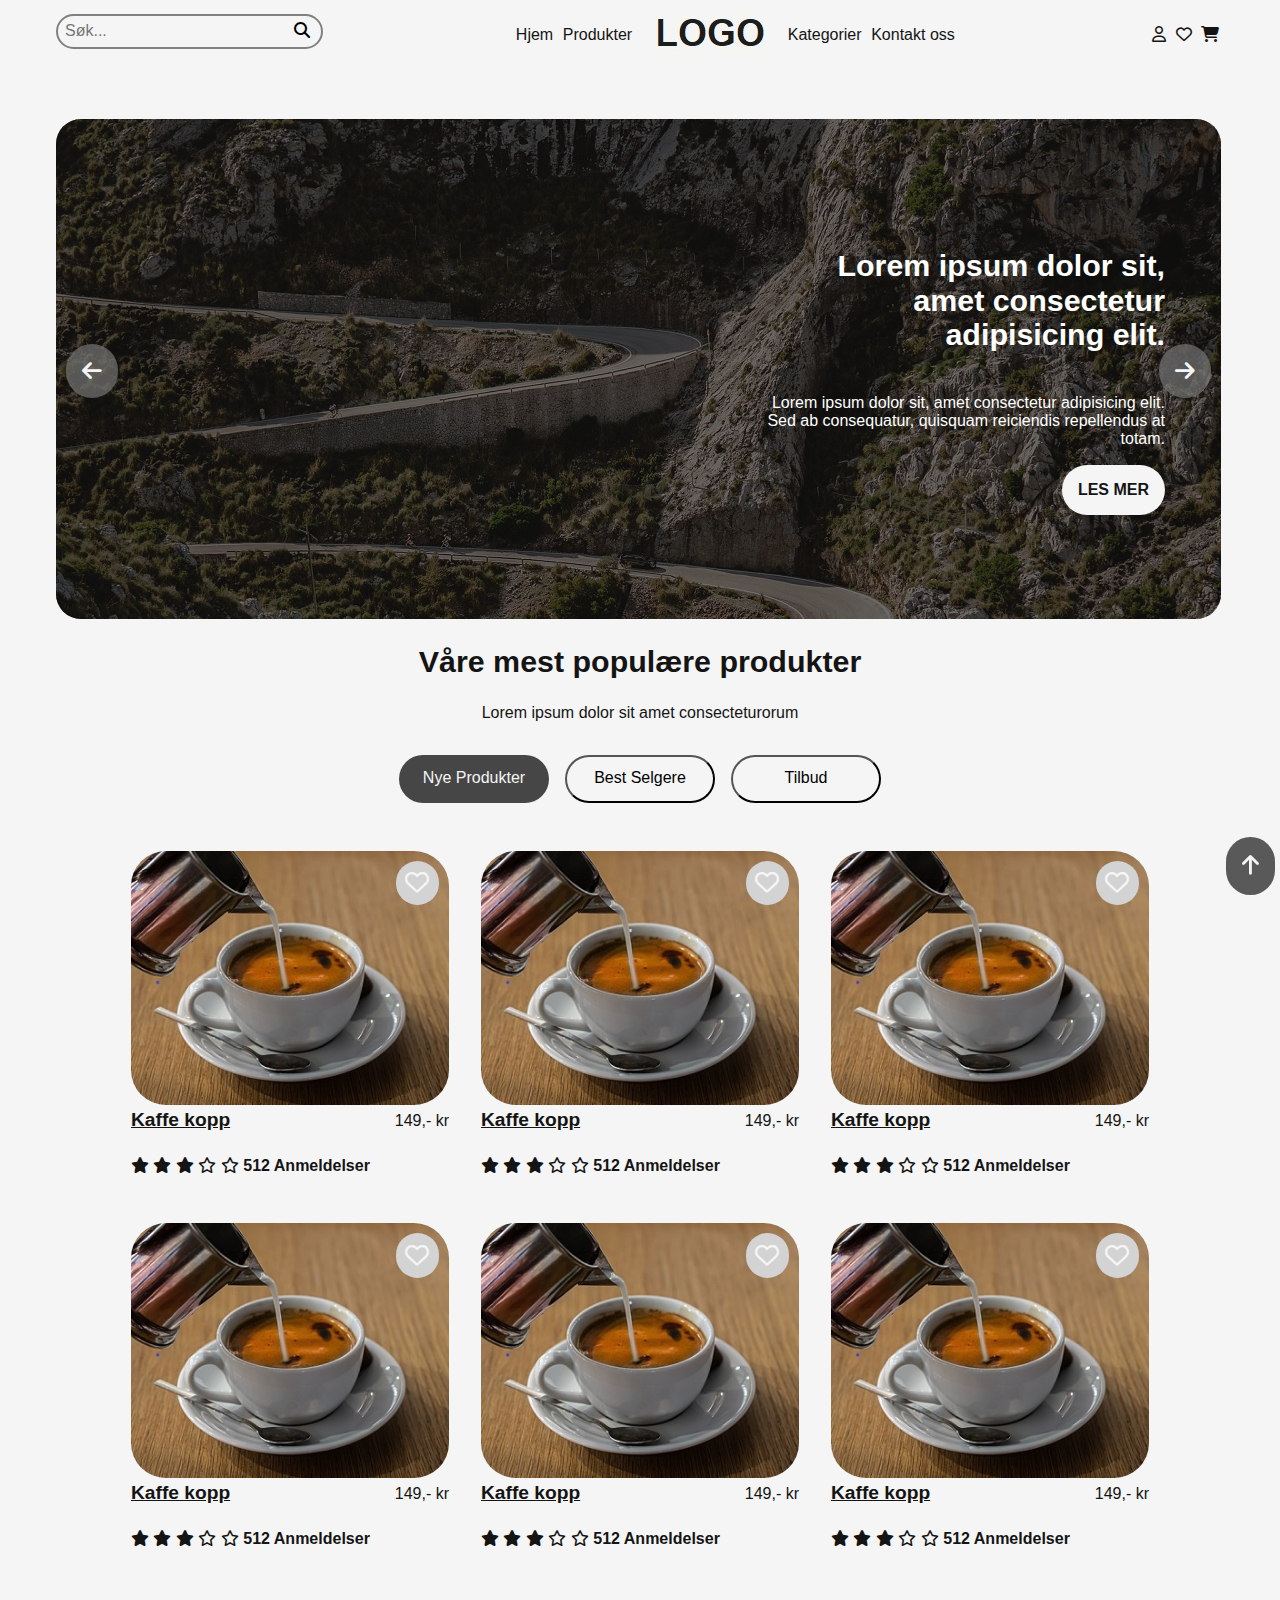
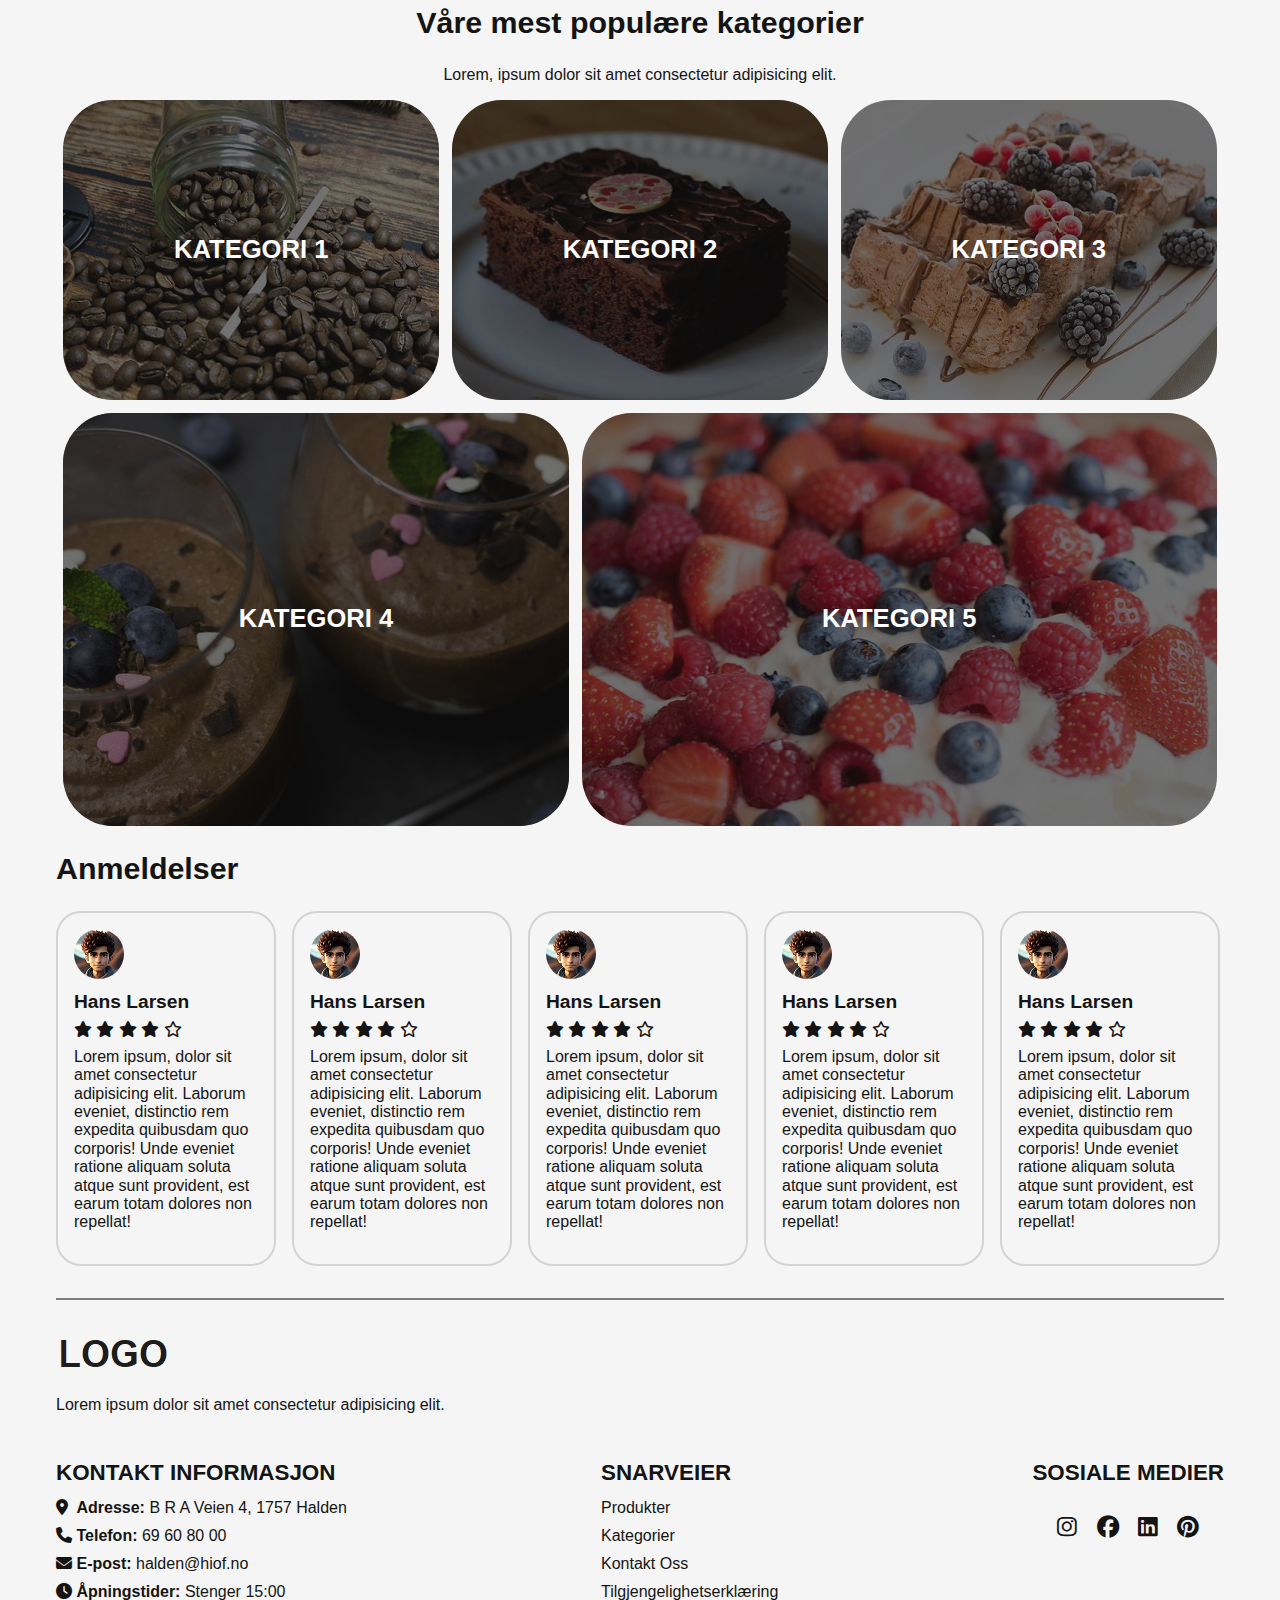
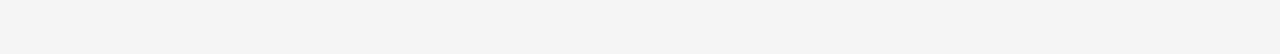
<file: html/index.html>
<!DOCTYPE html>
<html lang="no">
	<head>
		<meta charset="UTF-8" />
		<meta name="viewport" content="width=device-width, initial-scale=1.0" />
		<meta name="author" content="Jon Hauge" />
		<meta name="description" content="Main webshop page" />
		<link rel="stylesheet" href="../css/normalize.css" />
		<link rel="stylesheet" href="../ikoner/css/solid.css" />
		<link rel="stylesheet" href="../ikoner/css/regular.css" />
		<link rel="stylesheet" href="../ikoner/css/fontawesome.css" />
		<link rel="stylesheet" href="../ikoner/css/brands.css" />
		<link rel="stylesheet" href="../css/styles.css" />
		<title>Nettbutikk</title>
	</head>
	<body>
		<div
			id="main-container"
			itemscope
			itemtype="https://schema.org/OnlineStore"
		>
			<nav class="skip">
				<a
					href="#våre-mest-populære-produkter"
					aria-label="Naviger til hovedinnhold"
					>Hopp til hovedinnhold</a
				>
			</nav>
			<header>
				<form action="#" aria-label="Søk på nettsiden">
					<input
						type="search"
						placeholder="Søk..."
						id="søkefelt"
						aria-label="Skriv inn hva du ønsker å søke etter"
					/>
					<button type="submit" aria-label="Klikk for å søke">
						<i class="fa-solid fa-magnifying-glass"></i>
					</button>
				</form>
				<nav aria-label="Hovedmeny">
					<ul id="main-header-nav">
						<li><a href="index.html">Hjem</a></li>
						<li><a href="#våre-mest-populære-produkter">Produkter</a></li>
						<li id="nav-logo">
							<a href="index.html" aria-label="Hjem">
								<img
									itemprop="logo"
									src="../bilder/logo/logo.jpg"
									alt="Logo for selskapet"
								/>
								<span itemprop="name">NETTBUTIKK</span>
							</a>
						</li>
						<li>
							<a href="#kategori-section">Kategorier</a>
						</li>
						<li>
							<a href="#kontakt-section">Kontakt oss</a>
						</li>
					</ul>
				</nav>
				<nav>
					<ul class="ikon-nav">
						<li>
							<a href="#" aria-label="Min konto">
								<i class="fa-regular fa-user"></i>
							</a>
							<span>Min konto</span>
						</li>
						<li>
							<a href="#" aria-label="Favoritter">
								<i class="fa-regular fa-heart"></i>
							</a>
							<span>Favoritter</span>
						</li>
						<li>
							<a href="checkout.html" aria-label="Handlekurv">
								<i class="fa-solid fa-cart-shopping"></i>
							</a>
							<span>Handlekurv</span>
						</li>
					</ul>
				</nav>
			</header>
			<main>
				<section id="banner-section" aria-label="Hovedbanner">
					<!--I denne seksjonen er det gjort enring er i forhold til UU analyse ved å øke 
						kontrastforhold mell bakgrund og tekst, det er også kommentert i css hvor dette har blir
						oppdatert (Linje 138-151 og 155-166).-->
					<article class="banner-article" id="banner-article-1">
						<i
							class="fa-solid fa-arrow-right banner-scroll-i banner-scroll-i-right"
						></i>
						<i
							class="fa-solid fa-arrow-left banner-scroll-i banner-scroll-i-left"
						>
						</i>
						<h2 class="banner-tekst">
							Lorem ipsum dolor sit, amet consectetur adipisicing elit.
						</h2>
						<p class="banner-tekst">
							Lorem ipsum dolor sit, amet consectetur adipisicing elit. Sed ab
							consequatur, quisquam reiciendis repellendus at totam.
						</p>
						<a href="#" aria-label="Klikk for å lese mer">LES MER</a>
						<span class="banner-overlay"></span>
					</article>
					<article class="banner-article" id="banner-article-2">
						<i
							class="fa-solid fa-arrow-right banner-scroll-i banner-scroll-i-right"
						></i>
						<i
							class="fa-solid fa-arrow-left banner-scroll-i banner-scroll-i-left"
						>
						</i>
						<h2 class="banner-tekst">
							Lorem ipsum dolor sit, amet consectetur adipisicing elit.
						</h2>
						<p class="banner-tekst">
							Lorem ipsum dolor sit, amet consectetur adipisicing elit. Sed ab
							consequatur, quisquam reiciendis repellendus at totam.
						</p>
						<a href="#" aria-label="Klikk for å lese mer">LES MER</a>
						<span class="banner-overlay"></span>
					</article>
					<article class="banner-article" id="banner-article-3">
						<i
							class="fa-solid fa-arrow-right banner-scroll-i banner-scroll-i-right"
						></i>
						<i
							class="fa-solid fa-arrow-left banner-scroll-i banner-scroll-i-left"
						>
						</i
						>>
						<h2 class="banner-tekst">
							Lorem ipsum dolor sit, amet consectetur adipisicing elit.
						</h2>
						<p class="banner-tekst">
							Lorem ipsum dolor sit, amet consectetur adipisicing elit. Sed ab
							consequatur, quisquam reiciendis repellendus at totam.
						</p>
						<a href="#" aria-label="Klikk for å lese mer">LES MER</a>
						<span class="banner-overlay"></span>
					</article>
				</section>
				<section
					id="våre-mest-populære-produkter"
					aria-labelledby="overskrift-våre-mest-populære-produkter"
				>
					<h2
						id="overskrift-våre-mest-populære-produkter"
						class="overskrift-produkter"
					>
						Våre mest populære produkter
					</h2>
					<p class="overskrift-produkter">
						Lorem ipsum dolor sit amet consecteturorum
					</p>
					<span id="produkt-kapper-section">
						<button id="produkt-knapp1" class="produkt-knapp">
							Nye Produkter
						</button>
						<button class="produkt-knapp">Best Selgere</button>
						<button class="produkt-knapp">Tilbud</button>
					</span>
					<div id="produkt-section">
						<article
							itemscope
							itemtype="https://schema.org/Product"
							class="produkt-kort"
						>
							<span class="produkt-img-ikon-span">
								<img
									itemprop="image"
									src="../bilder/produkter/index-html/produkt-350.jpg"
									alt="bilde av en kaffe kopp"
								/>
								<button
									class="like-hover"
									aria-label="Lagre produkter i favoritter"
								>
									<i class="fa-regular fa-heart like-hover"></i>
								</button>
							</span>
							<h3 class="produkt-navn-pris" itemprop="name">
								<a href="product.html" aria-label="Naviger til produkt">
									Kaffe kopp
								</a>
								<span
									itemprop="offers"
									itemscope
									itemtype="https://schema.org/Offer"
								>
									<meta itemprop="priceCurrency" content="NOK" />
									<span itemprop="price" content="149.00">149,- kr</span>
								</span>
							</h3>
							<p
								itemprop="aggregateRating"
								itemscope
								itemtype="https://schema.org/AggregateRating"
							>
								<meta itemprop="reviewCount" content="512" />
								<meta itemprop="ratingValue" content="3.0" />
								<i class="fa-solid fa-star"></i>
								<i class="fa-solid fa-star"></i>
								<i class="fa-solid fa-star"></i>
								<i class="fa-regular fa-star"></i>
								<i class="fa-regular fa-star"></i>
								<strong>512 Anmeldelser</strong>
							</p>
						</article>
						<article
							itemscope
							itemtype="https://schema.org/Product"
							class="produkt-kort"
						>
							<span class="produkt-img-ikon-span">
								<img
									itemprop="image"
									src="../bilder/produkter/index-html/produkt-350.jpg"
									alt="bilde av en kaffe kopp"
								/>
								<button
									class="like-hover"
									aria-label="Lagre produkter i favoritter"
								>
									<i class="fa-regular fa-heart like-hover"></i>
								</button>
							</span>
							<h3 class="produkt-navn-pris" itemprop="name">
								<a href="product.html" aria-label="Naviger til produkt">
									Kaffe kopp
								</a>
								<span
									itemprop="offers"
									itemscope
									itemtype="https://schema.org/Offer"
								>
									<meta itemprop="priceCurrency" content="NOK" />
									<span itemprop="price" content="149.00">149,- kr</span>
								</span>
							</h3>
							<p
								itemprop="aggregateRating"
								itemscope
								itemtype="https://schema.org/AggregateRating"
							>
								<meta itemprop="reviewCount" content="512" />
								<meta itemprop="ratingValue" content="3.0" />
								<i class="fa-solid fa-star"></i>
								<i class="fa-solid fa-star"></i>
								<i class="fa-solid fa-star"></i>
								<i class="fa-regular fa-star"></i>
								<i class="fa-regular fa-star"></i>
								<strong>512 Anmeldelser</strong>
							</p>
						</article>
						<article
							itemscope
							itemtype="https://schema.org/Product"
							class="produkt-kort"
						>
							<span class="produkt-img-ikon-span">
								<img
									itemprop="image"
									src="../bilder/produkter/index-html/produkt-350.jpg"
									alt="bilde av en kaffe kopp"
								/>
								<button
									class="like-hover"
									aria-label="Lagre produkter i favoritter"
								>
									<i class="fa-regular fa-heart like-hover"></i>
								</button>
							</span>
							<h3 class="produkt-navn-pris" itemprop="name">
								<a href="product.html" aria-label="Naviger til produkt">
									Kaffe kopp
								</a>
								<span
									itemprop="offers"
									itemscope
									itemtype="https://schema.org/Offer"
								>
									<meta itemprop="priceCurrency" content="NOK" />
									<span itemprop="price" content="149.00">149,- kr</span>
								</span>
							</h3>
							<p
								itemprop="aggregateRating"
								itemscope
								itemtype="https://schema.org/AggregateRating"
							>
								<meta itemprop="reviewCount" content="512" />
								<meta itemprop="ratingValue" content="3.0" />
								<i class="fa-solid fa-star"></i>
								<i class="fa-solid fa-star"></i>
								<i class="fa-solid fa-star"></i>
								<i class="fa-regular fa-star"></i>
								<i class="fa-regular fa-star"></i>
								<strong>512 Anmeldelser</strong>
							</p>
						</article>
						<article
							itemscope
							itemtype="https://schema.org/Product"
							class="produkt-kort"
						>
							<span class="produkt-img-ikon-span">
								<img
									itemprop="image"
									src="../bilder/produkter/index-html/produkt-350.jpg"
									alt="bilde av en kaffe kopp"
								/>
								<button
									class="like-hover"
									aria-label="Lagre produkter i favoritter"
								>
									<i class="fa-regular fa-heart like-hover"></i>
								</button>
							</span>
							<h3 class="produkt-navn-pris" itemprop="name">
								<a href="product.html" aria-label="Naviger til produkt">
									Kaffe kopp
								</a>
								<span
									itemprop="offers"
									itemscope
									itemtype="https://schema.org/Offer"
								>
									<meta itemprop="priceCurrency" content="NOK" />
									<span itemprop="price" content="149.00">149,- kr</span>
								</span>
							</h3>
							<p
								itemprop="aggregateRating"
								itemscope
								itemtype="https://schema.org/AggregateRating"
							>
								<meta itemprop="reviewCount" content="512" />
								<meta itemprop="ratingValue" content="3.0" />
								<i class="fa-solid fa-star"></i>
								<i class="fa-solid fa-star"></i>
								<i class="fa-solid fa-star"></i>
								<i class="fa-regular fa-star"></i>
								<i class="fa-regular fa-star"></i>
								<strong>512 Anmeldelser</strong>
							</p>
						</article>
						<article
							itemscope
							itemtype="https://schema.org/Product"
							class="produkt-kort"
						>
							<span class="produkt-img-ikon-span">
								<img
									itemprop="image"
									src="../bilder/produkter/index-html/produkt-350.jpg"
									alt="bilde av en kaffe kopp"
								/>
								<button
									class="like-hover"
									aria-label="Lagre produkter i favoritter"
								>
									<i class="fa-regular fa-heart like-hover"></i>
								</button>
							</span>
							<h3 class="produkt-navn-pris" itemprop="name">
								<a href="product.html" aria-label="Naviger til produkt">
									Kaffe kopp
								</a>
								<span
									itemprop="offers"
									itemscope
									itemtype="https://schema.org/Offer"
								>
									<meta itemprop="priceCurrency" content="NOK" />
									<span itemprop="price" content="149.00">149,- kr</span>
								</span>
							</h3>
							<p
								itemprop="aggregateRating"
								itemscope
								itemtype="https://schema.org/AggregateRating"
							>
								<meta itemprop="reviewCount" content="512" />
								<meta itemprop="ratingValue" content="3.0" />
								<i class="fa-solid fa-star"></i>
								<i class="fa-solid fa-star"></i>
								<i class="fa-solid fa-star"></i>
								<i class="fa-regular fa-star"></i>
								<i class="fa-regular fa-star"></i>
								<strong>512 Anmeldelser</strong>
							</p>
						</article>
						<article
							itemscope
							itemtype="https://schema.org/Product"
							class="produkt-kort"
						>
							<span class="produkt-img-ikon-span">
								<img
									itemprop="image"
									src="../bilder/produkter/index-html/produkt-350.jpg"
									alt="bilde av en kaffe kopp"
								/>
								<button
									class="like-hover"
									aria-label="Lagre produkter i favoritter"
								>
									<i class="fa-regular fa-heart like-hover"></i>
								</button>
							</span>
							<h3 class="produkt-navn-pris" itemprop="name">
								<a href="product.html" aria-label="Naviger til produkt">
									Kaffe kopp
								</a>
								<span
									itemprop="offers"
									itemscope
									itemtype="https://schema.org/Offer"
								>
									<meta itemprop="priceCurrency" content="NOK" />
									<span itemprop="price" content="149.00">149,- kr</span>
								</span>
							</h3>
							<p
								itemprop="aggregateRating"
								itemscope
								itemtype="https://schema.org/AggregateRating"
							>
								<meta itemprop="reviewCount" content="512" />
								<meta itemprop="ratingValue" content="3.0" />
								<i class="fa-solid fa-star"></i>
								<i class="fa-solid fa-star"></i>
								<i class="fa-solid fa-star"></i>
								<i class="fa-regular fa-star"></i>
								<i class="fa-regular fa-star"></i>
								<strong>512 Anmeldelser</strong>
							</p>
						</article>
					</div>
				</section>
				<section id="kategori-section" aria-labelledby="overskrift-kategorier">
					<h2 id="overskrift-kategorier">Våre mest populære kategorier</h2>
					<p>Lorem, ipsum dolor sit amet consectetur adipisicing elit.</p>
					<div id="kategori-grid">
						<!--I denne seksjonen er det gjort enring er i forhold til UU analyse ved å øke 
						kontrastforhold mell bakgrund og tekst, det er også kommentert i css hvor dette har blir
						oppdatert (Linje 291-310).-->
						<article id="kategori1" aria-labelledby="overskrift-kategori1">
							<span></span>
							<h3 id="overskrift-kategori1">KATEGORI 1</h3>
						</article>
						<article id="kategori2" aria-labelledby="overskrift-kategori2">
							<span></span>
							<h3 id="overskrift-kategori2">KATEGORI 2</h3>
						</article>
						<article id="kategori3" aria-labelledby="overskrift-kategori3">
							<span></span>
							<h3 id="overskrift-kategori3">KATEGORI 3</h3>
						</article>
						<article id="kategori4" aria-labelledby="overskrift-kategori4">
							<span></span>
							<h3 id="overskrift-kategori4">KATEGORI 4</h3>
						</article>
						<article id="kategori5" aria-labelledby="overskrift-kategori5">
							<span></span>
							<h3 id="overskrift-kategori5">KATEGORI 5</h3>
						</article>
					</div>
				</section>
				<section
					id="anmeldelser-section"
					aria-labelledby="overskrift-anmeldelser"
				>
					<h2 id="overskrift-anmeldelser">Anmeldelser</h2>
					<div
						id="anmeldelser-div"
						itemprop="aggregateRating"
						itemscope
						itemtype="https://schema.org/AggregateRating"
					>
						<meta itemprop="reviewCount" content="450" />
						<meta itemprop="ratingValue" content="4.0" />
						<article class="anmeldelser-kort">
							<img
								src="../bilder/anmeldelser/avtar50.jpg"
								alt="profilbilde avatar"
							/>
							<h3>Hans Larsen</h3>
							<i class="fa-solid fa-star"></i>
							<i class="fa-solid fa-star"></i>
							<i class="fa-solid fa-star"></i>
							<i class="fa-solid fa-star"></i>
							<i class="fa-regular fa-star"></i>
							<p>
								Lorem ipsum, dolor sit amet consectetur adipisicing elit.
								Laborum eveniet, distinctio rem expedita quibusdam quo corporis!
								Unde eveniet ratione aliquam soluta atque sunt provident, est
								earum totam dolores non repellat!
							</p>
						</article>
						<article class="anmeldelser-kort">
							<img
								src="../bilder/anmeldelser/avtar50.jpg"
								alt="profilbilde avatar"
							/>
							<h3>Hans Larsen</h3>
							<i class="fa-solid fa-star"></i>
							<i class="fa-solid fa-star"></i>
							<i class="fa-solid fa-star"></i>
							<i class="fa-solid fa-star"></i>
							<i class="fa-regular fa-star"></i>
							<p>
								Lorem ipsum, dolor sit amet consectetur adipisicing elit.
								Laborum eveniet, distinctio rem expedita quibusdam quo corporis!
								Unde eveniet ratione aliquam soluta atque sunt provident, est
								earum totam dolores non repellat!
							</p>
						</article>
						<article class="anmeldelser-kort">
							<img
								src="../bilder/anmeldelser/avtar50.jpg"
								alt="profilbilde avatar"
							/>
							<h3>Hans Larsen</h3>
							<i class="fa-solid fa-star"></i>
							<i class="fa-solid fa-star"></i>
							<i class="fa-solid fa-star"></i>
							<i class="fa-solid fa-star"></i>
							<i class="fa-regular fa-star"></i>
							<p>
								Lorem ipsum, dolor sit amet consectetur adipisicing elit.
								Laborum eveniet, distinctio rem expedita quibusdam quo corporis!
								Unde eveniet ratione aliquam soluta atque sunt provident, est
								earum totam dolores non repellat!
							</p>
						</article>
						<article class="anmeldelser-kort">
							<img
								src="../bilder/anmeldelser/avtar50.jpg"
								alt="profilbilde avatar"
							/>
							<h3>Hans Larsen</h3>
							<i class="fa-solid fa-star"></i>
							<i class="fa-solid fa-star"></i>
							<i class="fa-solid fa-star"></i>
							<i class="fa-solid fa-star"></i>
							<i class="fa-regular fa-star"></i>
							<p>
								Lorem ipsum, dolor sit amet consectetur adipisicing elit.
								Laborum eveniet, distinctio rem expedita quibusdam quo corporis!
								Unde eveniet ratione aliquam soluta atque sunt provident, est
								earum totam dolores non repellat!
							</p>
						</article>
						<article class="anmeldelser-kort">
							<img
								src="../bilder/anmeldelser/avtar50.jpg"
								alt="profilbilde avatar"
							/>
							<h3>Hans Larsen</h3>
							<i class="fa-solid fa-star"></i>
							<i class="fa-solid fa-star"></i>
							<i class="fa-solid fa-star"></i>
							<i class="fa-solid fa-star"></i>
							<i class="fa-regular fa-star"></i>
							<p>
								Lorem ipsum, dolor sit amet consectetur adipisicing elit.
								Laborum eveniet, distinctio rem expedita quibusdam quo corporis!
								Unde eveniet ratione aliquam soluta atque sunt provident, est
								earum totam dolores non repellat!
							</p>
						</article>
						<article class="anmeldelser-kort">
							<img
								src="../bilder/anmeldelser/avtar50.jpg"
								alt="profilbilde avatar"
							/>
							<h3>Hans Larsen</h3>
							<i class="fa-solid fa-star"></i>
							<i class="fa-solid fa-star"></i>
							<i class="fa-solid fa-star"></i>
							<i class="fa-solid fa-star"></i>
							<i class="fa-regular fa-star"></i>
							<p>
								Lorem ipsum, dolor sit amet consectetur adipisicing elit.
								Laborum eveniet, distinctio rem expedita quibusdam quo corporis!
								Unde eveniet ratione aliquam soluta atque sunt provident, est
								earum totam dolores non repellat!
							</p>
						</article>
					</div>
				</section>
			</main>
			<footer>
				<section id="footer-logo">
					<a href="index.html" aria-label="Hjem">
						<img
							itemprop="logo"
							src="../bilder/logo/logo.jpg"
							alt="Logo for selskapet"
						/>
					</a>
					<span itemprop="name">NETTBUTIKK</span>
					<h3>Lorem ipsum dolor sit amet consectetur adipisicing elit.</h3>
				</section>
				<section id="kontakt-section" aria-labelledby="overskirft-kontakt">
					<h4 id="overskirft-kontakt" class="h4-kontakt-snarveier">
						KONTAKT INFORMASJON
					</h4>
					<ul>
						<li>
							<i class="fa-solid fa-location-dot kontakt-i"></i>
							<p class="kontakt-p">
								<strong>Adresse:</strong
								><span class="display-span-inline" itemprop="address">
									B R A Veien 4, 1757 Halden</span
								>
							</p>
						</li>
						<li>
							<i class="fa-solid fa-phone kontakt-i"></i>
							<p class="kontakt-p">
								<strong>Telefon:</strong>
								<span class="display-span-inline" itemprop="telephone"
									>69 60 80 00</span
								>
							</p>
						</li>
						<li>
							<i class="fa-solid fa-envelope kontakt-i"></i>
							<p class="kontakt-p">
								<strong>E-post:</strong>
								<span class="display-span-inline" itemprop="email"
									>halden@hiof.no</span
								>
							</p>
						</li>
						<li>
							<i class="fa-solid fa-clock kontakt-i"></i>
							<p class="kontakt-p">
								<strong>Åpningstider:</strong> Stenger 15:00
							</p>
						</li>
					</ul>
				</section>
				<section id="snarveier-section" aria-labelledby="overskrift-snarveier">
					<h4 id="overskrift-snarveier" class="h4-kontakt-snarveier">
						SNARVEIER
					</h4>
					<nav>
						<ul>
							<li>
								<a
									href="index.html#våre-mest-populære-produkter"
									aria-label="Naviger til våre mest populære produkter"
									>Produkter</a
								>
							</li>
							<li>
								<a
									href="index.html#kategori-section"
									aria-label="Naviger til våre mest populære kategorier"
									>Kategorier</a
								>
							</li>
							<li>
								<a
									href="#kontakt-section"
									aria-label="Naviger til kontakt informasjon"
									>Kontakt Oss</a
								>
							</li>
							<li>
								<a
									href="..//tilgjengelighetserklæring.pdf"
									aria-label="Naviger til tilgjengelighetserklærings dokument"
								>
									Tilgjengelighetserklæring
								</a>
							</li>
						</ul>
					</nav>
				</section>
				<section id="sosiale-section" aria-labelledby="overskrift-sosiale">
					<h4 id="overskrift-sosiale">SOSIALE MEDIER</h4>
					<nav>
						<ul class="ikon-nav">
							<li>
								<a href="https://www.instagram.com/" aria-label="Instagram">
									<i class="fa-brands fa-instagram sosiale-i"> </i>
								</a>
								<span>Instagram</span>
							</li>
							<li>
								<a href="https://www.facebook.com/" aria-label="Facebook">
									<i class="fa-brands fa-facebook sosiale-i"> </i>
								</a>
								<span>Facebook</span>
							</li>
							<li>
								<a href="https://www.linkedin.com/" aria-label="Linkedin">
									<i class="fa-brands fa-linkedin sosiale-i"> </i>
								</a>
								<span>Linkedin</span>
							</li>
							<li>
								<a href="https://no.pinterest.com/" aria-label="Pinterest">
									<i class="fa-brands fa-pinterest sosiale-i"> </i>
								</a>
								<span>Pinterest</span>
							</li>
						</ul>
					</nav>
				</section>
			</footer>
			<a
				id="hopp-topp"
				href="index.html"
				aria-label="Naviger til toppen av siden"
				><i class="fa-solid fa-arrow-up"></i
			></a>
		</div>
	</body>
</html>
</file>
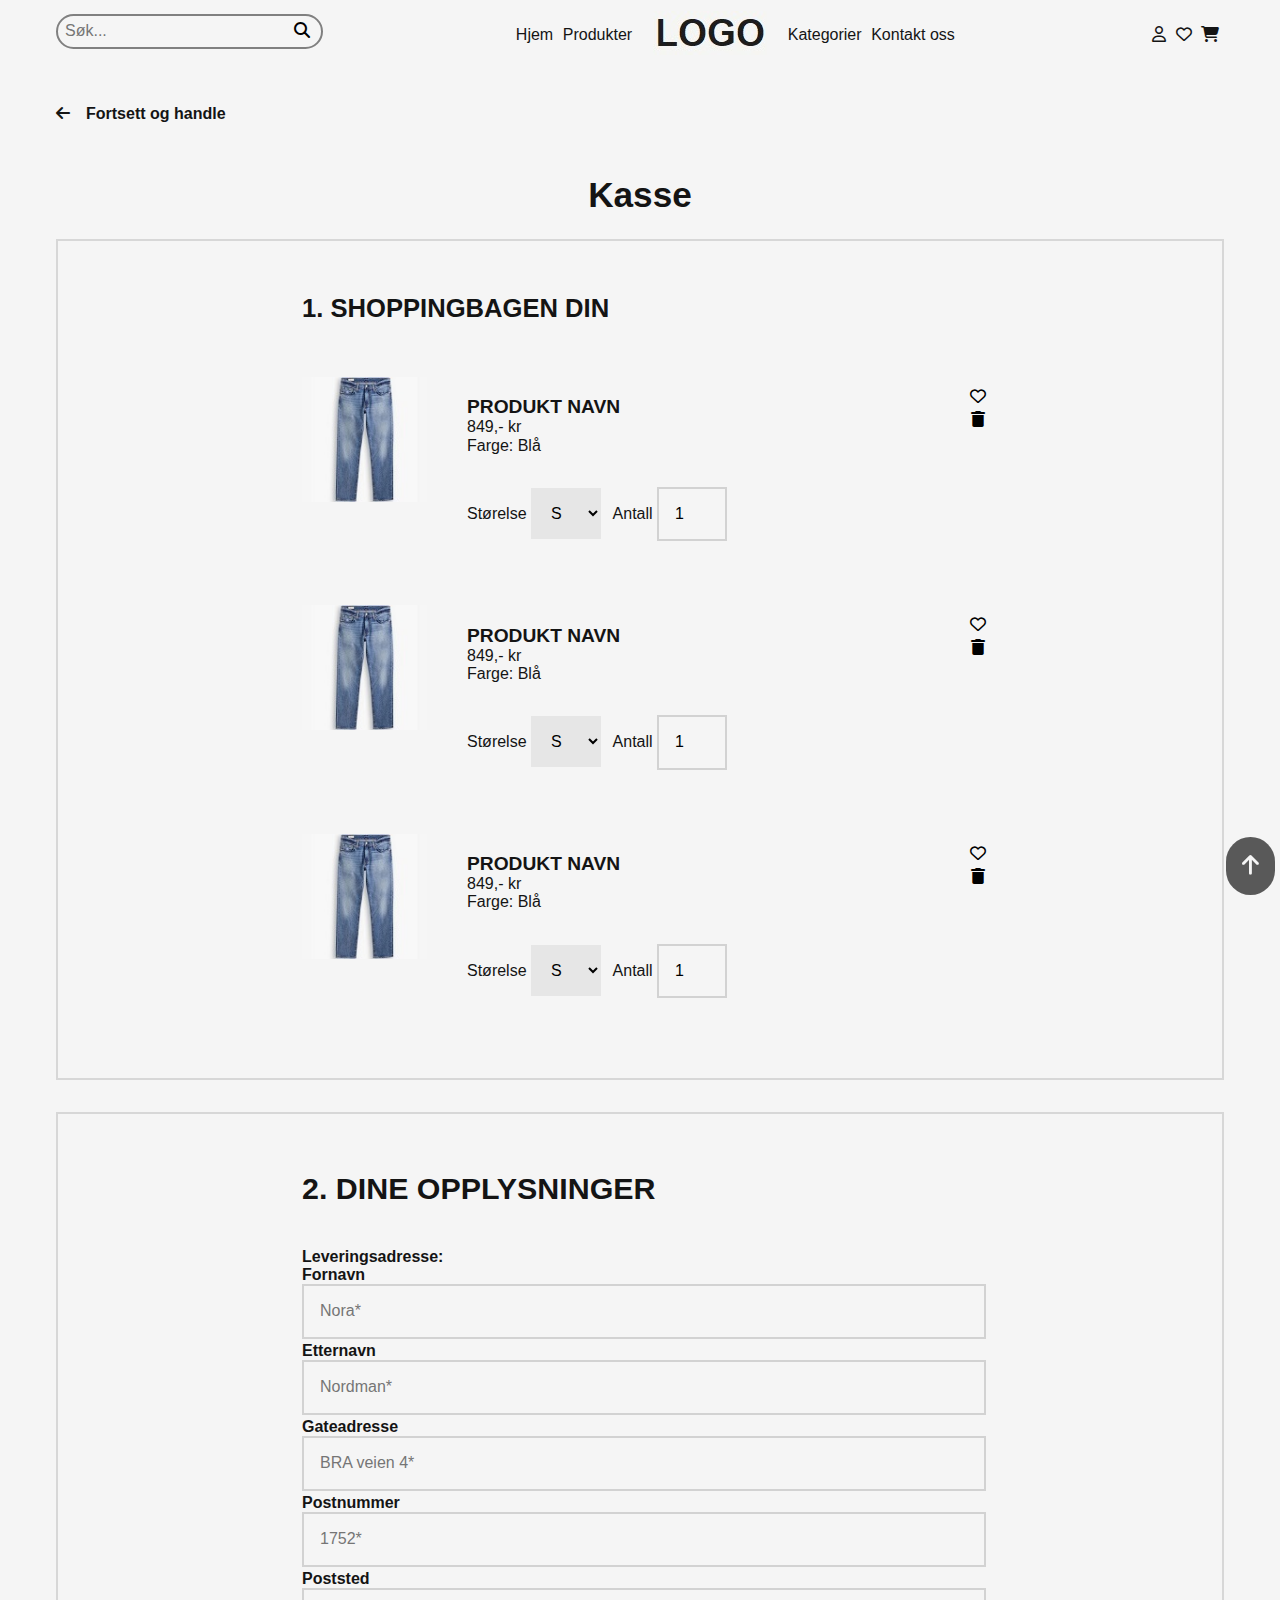
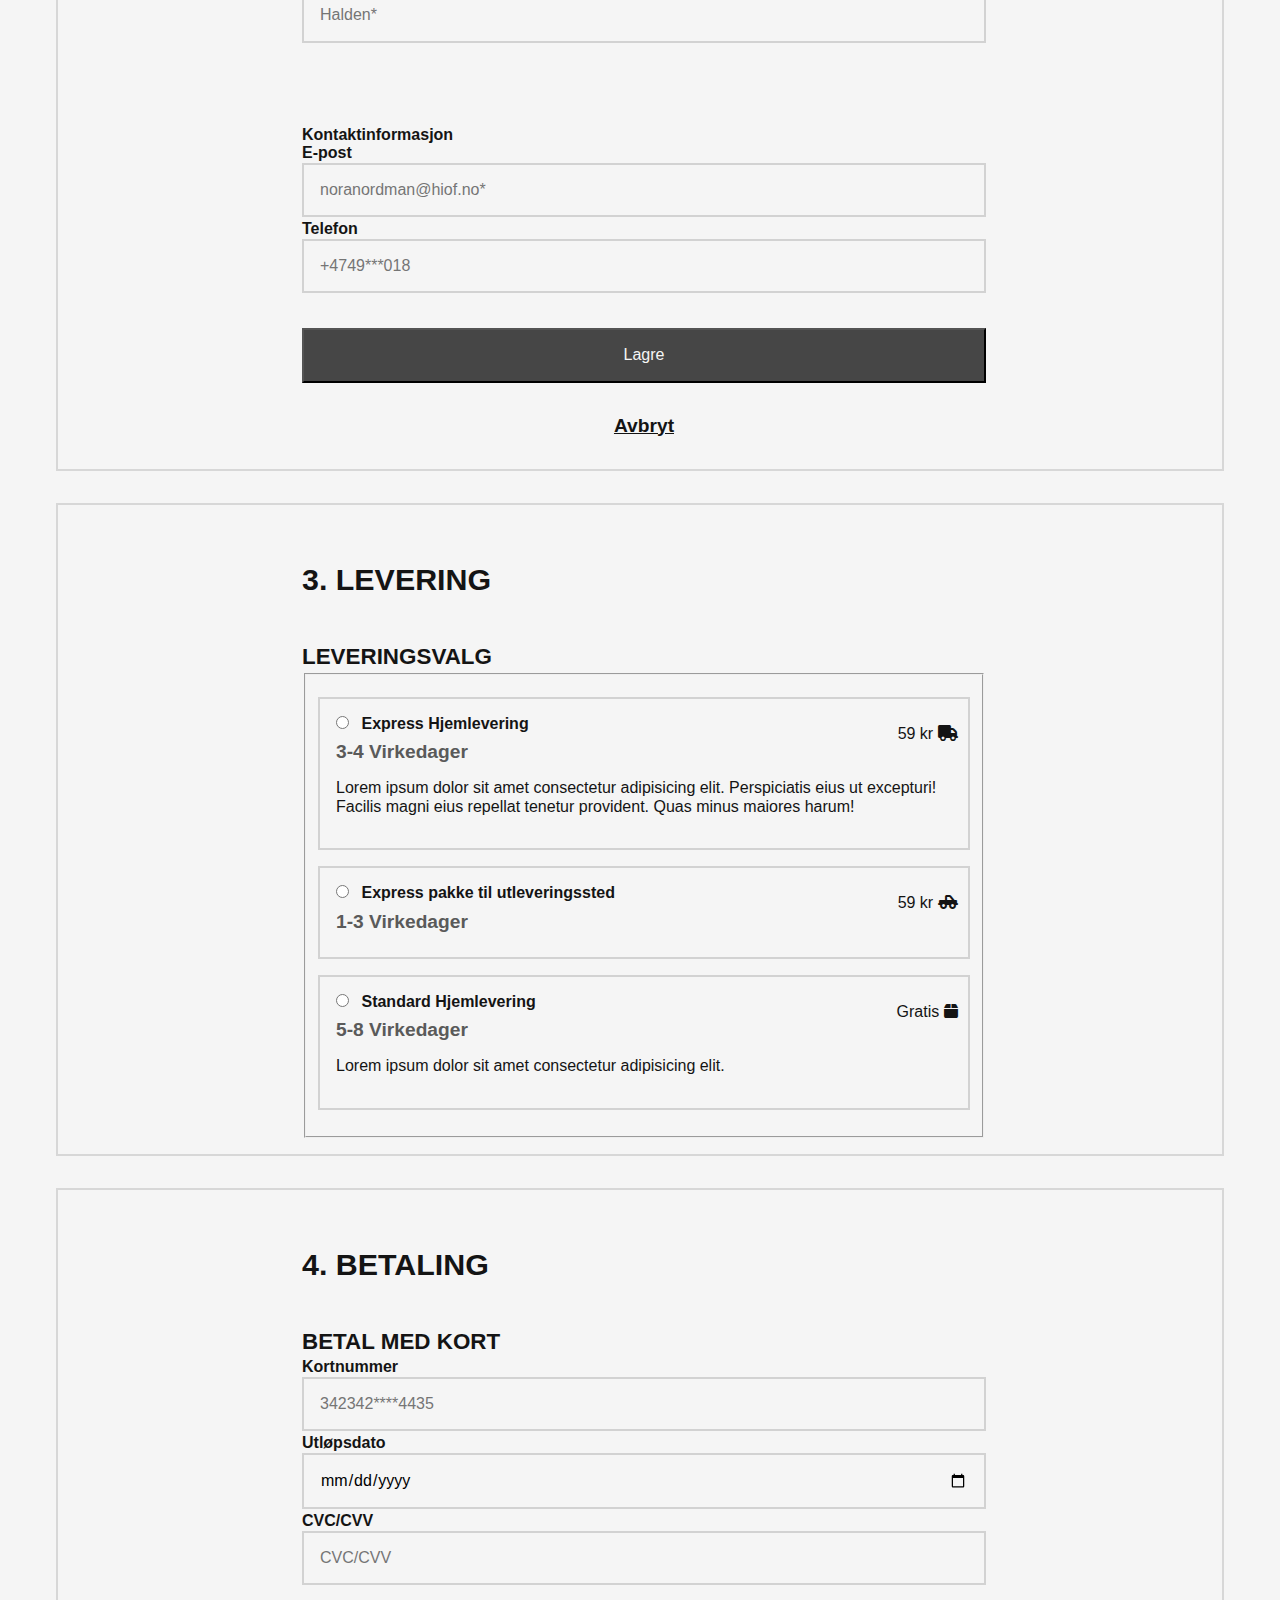
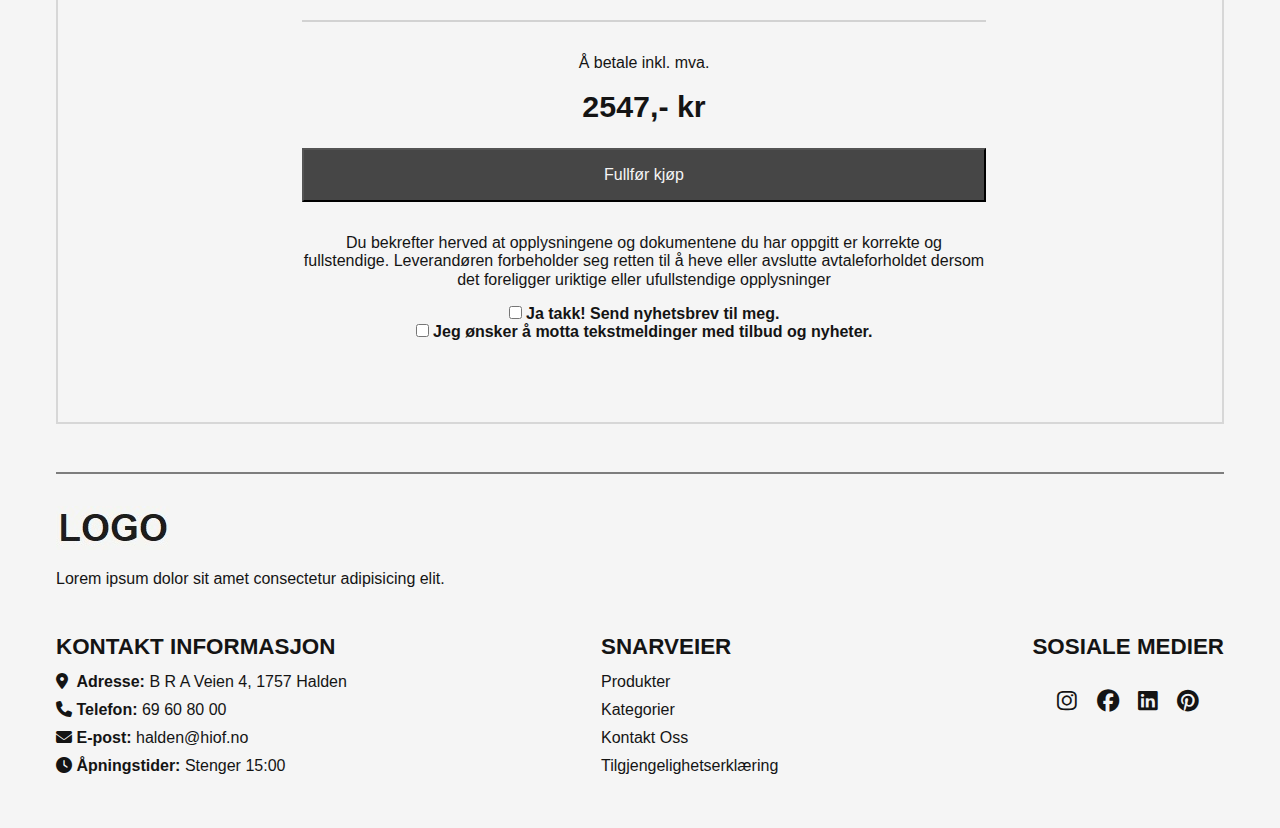
<file: html/checkout.html>
<!DOCTYPE html>
<html lang="no">
	<head>
		<meta charset="UTF-8" />
		<meta name="viewport" content="width=device-width, initial-scale=1.0" />
		<meta name="author" content="Jon Hauge" />
		<meta name="description" content="Shopping cart" />
		<link rel="stylesheet" href="../css/normalize.css" />
		<link rel="stylesheet" href="../ikoner/css/solid.css" />
		<link rel="stylesheet" href="../ikoner/css/regular.css" />
		<link rel="stylesheet" href="../ikoner/css/fontawesome.css" />
		<link rel="stylesheet" href="../ikoner/css/brands.css" />
		<link rel="stylesheet" href="../css/styles.css" />
		<title>Nettbutikk</title>
	</head>
	<body>
		<div
			id="main-container"
			itemscope
			itemtype="https://schema.org/OnlineStore"
		>
			<nav class="skip">
				<a href="#hoved-title-kasse" aria-label="Naviger til hovedinnhold"
					>Hopp til hovedinnhold</a
				>
			</nav>
			<header>
				<form action="#" aria-label="Søk på nettsiden">
					<input
						type="search"
						placeholder="Søk..."
						id="søkefelt"
						aria-label="Skriv inn hva du ønsker å søke etter"
					/>
					<button type="submit" aria-label="Klikk for å søke">
						<i class="fa-solid fa-magnifying-glass"></i>
					</button>
				</form>
				<nav aria-label="Hovedmeny">
					<ul id="main-header-nav">
						<li>
							<a href="index.html" aria-label="Naviger hjem">Hjem</a>
						</li>
						<li>
							<a
								href="index.html#våre-mest-populære-produkter"
								aria-label="Naviger til våre mest populære produkter"
								>Produkter</a
							>
						</li>
						<li id="nav-logo">
							<a href="index.html" aria-label="Naviger hjem">
								<img
									itemprop="logo"
									src="../bilder/logo/logo.jpg"
									alt="Logo for selskapet"
								/>
								<span itemprop="name">NETTBUTIKK</span>
							</a>
						</li>
						<li>
							<a
								href="index.html#kategori-section"
								aria-label="Naviger til våre mest populære kategorier"
								>Kategorier</a
							>
						</li>
						<li>
							<a
								href="#kontakt-section"
								aria-label="Naviger til kontakt informasjon"
								>Kontakt oss</a
							>
						</li>
					</ul>
				</nav>
				<nav>
					<ul class="ikon-nav">
						<li>
							<a href="#" aria-label="Min konto">
								<i class="fa-regular fa-user"></i>
							</a>
							<span>Min konto</span>
						</li>
						<li>
							<a href="#" aria-label="Favoritter">
								<i class="fa-regular fa-heart"></i>
							</a>
							<span>Favoritter</span>
						</li>
						<li>
							<a href="checkout.html" aria-label="Handlekurv">
								<i class="fa-solid fa-cart-shopping"></i>
							</a>
							<span>Handlekurv</span>
						</li>
					</ul>
				</nav>
			</header>
			<main>
				<h3 id="tilbake-link-kasse">
					<a
						href="index.html#våre-mest-populære-produkter"
						aria-label="Naviger til produkter for å fortsett og handle"
						><i class="fa-solid fa-arrow-left"></i>Fortsett og handle</a
					>
				</h3>
				<h1 id="hoved-title-kasse">Kasse</h1>
				<section class="kasse-section" aria-label="Innholdet i shoppingbagen">
					<article class="article-handlekurv">
						<h2>1. SHOPPINGBAGEN DIN</h2>
					</article>
					<article class="article-handlekurv" aria-label="Produkt navn">
						<img
							src="../bilder/produkter/product-html/bilde-product-html-133.jpg"
							alt="bilde av blå jeans"
						/>
						<section
							class="produkt-kasse-info"
							aria-label="Produkt informasjon"
						>
							<h3>PRODUKT NAVN</h3>
							<p>849,- kr</p>
							<p>Farge: Blå</p>
							<form class="form-produkt-kasse" action="#">
								<label for="størelse-kasse-produkt1">Størelse</label>
								<select
									name="størelse-kasse-produkt1"
									id="størelse-kasse-produkt1"
									aria-label="Velg størelse her"
								>
									<option value="XS">XS</option>
									<option value="S" selected>S</option>
									<option value="M">M</option>
									<option value="L">L</option>
									<option value="XL">XL</option>
								</select>

								<label for="antall-kasse-produkt1">Antall</label>
								<input
									type="number"
									name="antall-kasse-produkt1"
									id="antall-kasse-produkt1"
									aria-label="Velg antall her"
									min="1"
									max="99"
									value="1"
								/>
							</form>
							<span class="kasse-ikon-span">
								<button aria-label="Klikk for å legge produkt i favoritter">
									<i class="fa-regular fa-heart"></i>
								</button>
								<button aria-label="Klikk for å slett produkt fra handlekurv">
									<i class="fa-solid fa-trash"></i>
								</button>
							</span>
						</section>
					</article>
					<article class="article-handlekurv" aria-label="Produkt navn">
						<img
							src="../bilder/produkter/product-html/bilde-product-html-133.jpg"
							alt="bilde av blå jeans"
						/>
						<section
							class="produkt-kasse-info"
							aria-label="Produkt informasjon"
						>
							<h3>PRODUKT NAVN</h3>
							<p>849,- kr</p>
							<p>Farge: Blå</p>
							<form class="form-produkt-kasse" action="#">
								<label for="størelse-kasse-produkt2">Størelse</label>
								<select
									name="størelse-kasse-produkt2"
									id="størelse-kasse-produkt2"
									aria-label="Velg størelse her"
								>
									<option value="XS">XS</option>
									<option value="S" selected>S</option>
									<option value="M">M</option>
									<option value="L">L</option>
									<option value="XL">XL</option>
								</select>

								<label for="antall-kasse-produkt2">Antall</label>
								<input
									type="number"
									name="antall-kasse-produkt2"
									id="antall-kasse-produkt2"
									aria-label="Velg antall her"
									min="1"
									max="99"
									value="1"
								/>
							</form>
							<span class="kasse-ikon-span">
								<button aria-label="Klikk for å legge produkt i favoritter">
									<i class="fa-regular fa-heart"></i>
								</button>
								<button aria-label="Klikk for å slett produkt fra handlekurv">
									<i class="fa-solid fa-trash"></i>
								</button>
							</span>
						</section>
					</article>
					<article class="article-handlekurv" aria-label="Produkt navn">
						<img
							src="../bilder/produkter/product-html/bilde-product-html-133.jpg"
							alt="bilde av blå jeans"
						/>
						<section
							class="produkt-kasse-info"
							aria-label="Produkt informasjon"
						>
							<h3>PRODUKT NAVN</h3>
							<p>849,- kr</p>
							<p>Farge: Blå</p>
							<form class="form-produkt-kasse" action="#">
								<label for="størelse-kasse-produkt3">Størelse</label>
								<select
									name="størelse-kasse-produkt3"
									id="størelse-kasse-produkt3"
									aria-label="Velg størelse her"
								>
									<option value="XS">XS</option>
									<option value="S" selected>S</option>
									<option value="M">M</option>
									<option value="L">L</option>
									<option value="XL">XL</option>
								</select>

								<label for="antall-kasse-produkt3">Antall</label>
								<input
									type="number"
									name="antall-kasse-produkt3"
									id="antall-kasse-produkt3"
									aria-label="Velg antall her"
									min="1"
									max="99"
									value="1"
								/>
							</form>
							<span class="kasse-ikon-span">
								<button aria-label="Klikk for å legge produkt i favoritter">
									<i class="fa-regular fa-heart"></i>
								</button>
								<button aria-label="Klikk for å slett produkt fra handlekurv">
									<i class="fa-solid fa-trash"></i>
								</button>
							</span>
						</section>
					</article>
				</section>
				<section
					class="kasse-section-2"
					aria-label="Fyll inn adresse opplysningene dine"
				>
					<article class="article-opp-lev-bet">
						<h2>2. DINE OPPLYSNINGER</h2>

						<form
							class="leverings-adresse"
							action="#"
							aria-label="Fyll ut skjema med dine opplysninger"
						>
							<p id="dine-opp-p" class="p-dine-opp">Leveringsadresse:</p>
							<label class="input-adresse-form" for="fornavn">Fornavn</label>
							<input
								class="input-adresse-form"
								type="text"
								id="fornavn"
								name="fornavn"
								aria-label="Fyll inn fornavn her"
								placeholder="Nora*"
								required
							/>
							<label class="input-adresse-form" for="etternavn"
								>Etternavn</label
							>
							<input
								class="input-adresse-form"
								type="text"
								id="etternavn"
								name="etternavn"
								aria-label="Fyll inn etternavn her"
								placeholder="Nordman*"
								required
							/>
							<label class="input-adresse-form" for="gateadresse"
								>Gateadresse</label
							>
							<input
								class="input-adresse-form"
								type="text"
								id="gateadresse"
								name="gateadresse"
								aria-label="Fyll in gateadresse her"
								placeholder="BRA veien 4*"
								required
							/>
							<label class="input-adresse-form" for="postnummer"
								>Postnummer</label
							>
							<input
								class="input-adresse-form"
								type="number"
								id="postnummer"
								name="postnummer"
								aria-label="Fyll inn postnummer her"
								placeholder="1752*"
								required
							/>
							<label class="input-adresse-form" for="poststed">Poststed</label>
							<input
								class="input-adresse-form"
								type="text"
								id="poststed"
								name="poststed"
								aria-label="Fyll inn poststed her"
								placeholder="Halden*"
								required
							/>
							<p class="p-dine-opp" id="kontakt-info-p">Kontaktinformasjon</p>
							<label class="input-adresse-form" for="e-post">E-post</label>
							<input
								class="input-adresse-form"
								type="email"
								id="e-post"
								name="e-post"
								aria-label="Fyll inn E-post her"
								placeholder="noranordman@hiof.no*"
								required
							/>
							<label class="input-adresse-form" for="telefon">Telefon</label>
							<input
								class="input-adresse-form"
								type="number"
								id="telefon"
								name="telefon"
								placeholder="+4749***018"
							/>
							<button
								class="checkout-form-knapp"
								type="submit"
								aria-label="Klikk for å lagre informasjon"
							>
								Lagre
							</button>
							<p id="avbryt-link-p">
								<a
									id="avbryt-link"
									href="index.html"
									aria-label="Klikk her for å Avbryte"
									>Avbryt</a
								>
							</p>
						</form>
					</article>
				</section>
				<section class="kasse-section-2" aria-label="Velg leverings alternativ">
					<article class="article-opp-lev-bet">
						<h2>3. LEVERING</h2>
						<h3>LEVERINGSVALG</h3>
						<form
							id="levering-form"
							action="#"
							aria-label="Fyll ut skjema for leverings alternativ"
						>
							<fieldset>
								<article class="levering-article">
									<input
										type="radio"
										aria-label="Express Hjemlevering"
										id="express-hjem"
										name="leverings-alternativ"
									/>
									<label for="express-hjem">Express Hjemlevering</label>
									<h4>3-4 Virkedager</h4>
									<p class="levering-pris">
										59 kr<i class="fa-solid fa-truck"></i>
									</p>
									<p>
										Lorem ipsum dolor sit amet consectetur adipisicing elit.
										Perspiciatis eius ut excepturi! Facilis magni eius repellat
										tenetur provident. Quas minus maiores harum!
									</p>
								</article>
								<article class="levering-article">
									<input
										type="radio"
										aria-label="Express pakke til utleveringssted"
										id="express-utlevering"
										name="leverings-alternativ"
									/>
									<label for="express-utlevering"
										>Express pakke til utleveringssted</label
									>
									<h4>1-3 Virkedager</h4>
									<p class="levering-pris">
										59 kr<i class="fa-solid fa-truck-pickup"></i>
									</p>
								</article>
								<article class="levering-article">
									<input
										type="radio"
										aria-label="Standard Hjemlevering"
										id="standard-hjem"
										name="leverings-alternativ"
									/>
									<label for="standard-hjem">Standard Hjemlevering</label>
									<h4>5-8 Virkedager</h4>
									<p class="levering-pris">
										Gratis<i class="fa-solid fa-box"></i>
									</p>
									<p>
										Lorem ipsum dolor sit amet consectetur adipisicing elit.
									</p>
								</article>
							</fieldset>
						</form>
					</article>
				</section>
				<section
					id="siste-section-kasse"
					class="kasse-section-2"
					aria-label="Fyll inn betalings informasjon"
				>
					<article class="article-opp-lev-bet">
						<h2>4. BETALING</h2>
						<h3>BETAL MED KORT</h3>
						<form
							action="#"
							class="leverings-adresse"
							aria-label="Fyll ut skjema for betalingsinfomasjon"
						>
							<label class="input-adresse-form" for="kortnummer"
								>Kortnummer</label
							>
							<input
								class="input-adresse-form"
								id="kortnummer"
								name="kortnummer"
								placeholder="342342****4435"
								required
								type="number"
								aria-label="Fyll inn betalings kortnummer"
							/>
							<label class="input-adresse-form" for="utløpsdato"
								>Utløpsdato</label
							>
							<input
								class="input-adresse-form"
								type="date"
								id="utløpsdato"
								name="utløpsdato"
								aria-label="Fyll inn utløpsdato på kortet"
								required
							/>
							<label class="input-adresse-form" for="cvc/cvv">CVC/CVV</label>
							<input
								class="input-adresse-form"
								type="text"
								id="cvc/cvv"
								name="cvc/cvv"
								placeholder="CVC/CVV"
								aria-label="Fyll inn sikkerhets kode på baksiden av korte"
								required
							/>
							<p id="fullføre-kjøp-p" class="fullføre-kjøp-tekst">
								Å betale inkl. mva.
							</p>
							<h2 id="fullføre-kjøp-h2" class="fullføre-kjøp-tekst">
								2547,- kr
							</h2>
							<button
								class="checkout-form-knapp"
								type="submit"
								aria-label="Klikk for å fullføre kjøp"
							>
								Fullfør kjøp
							</button>
							<p class="fullføre-kjøp-tekst">
								Du bekrefter herved at opplysningene og dokumentene du har
								oppgitt er korrekte og fullstendige. Leverandøren forbeholder
								seg retten til å heve eller avslutte avtaleforholdet dersom det
								foreligger uriktige eller ufullstendige opplysninger
							</p>
							<span id="fullføre-kjøp-span">
								<label>
									<input type="checkbox" name="nyhetsbrev" id="nyhetsbrev" />
									Ja takk! Send nyhetsbrev til meg.
								</label>
								<label>
									<input
										type="checkbox"
										name="tekstmeldinger"
										id="tekstmeldinger"
									/>
									Jeg ønsker å motta tekstmeldinger med tilbud og nyheter.
								</label>
							</span>
						</form>
					</article>
				</section>
				<a
					id="hopp-topp"
					href="checkout.html"
					aria-label="Naviger til toppen av siden"
					><i class="fa-solid fa-arrow-up"></i
				></a>
			</main>
			<footer>
				<section id="footer-logo">
					<a href="index.html" aria-label="Naviger hjem">
						<img
							itemprop="logo"
							src="../bilder/logo/logo.jpg"
							alt="Logo for selskapet"
						/>
					</a>
					<span>NETTBUTIKK</span>
					<h3>Lorem ipsum dolor sit amet consectetur adipisicing elit.</h3>
				</section>
				<section id="kontakt-section" aria-label="Kontakt informasjon">
					<h4 class="h4-kontakt-snarveier">KONTAKT INFORMASJON</h4>
					<ul>
						<li>
							<i class="fa-solid fa-location-dot kontakt-i"></i>
							<p class="kontakt-p">
								<strong>Adresse:</strong>
								<span itemprop="PostalAddress" class="display-span-inline"
									>B R A Veien 4, 1757 Halden</span
								>
							</p>
						</li>
						<li>
							<i class="fa-solid fa-phone kontakt-i"></i>
							<p class="kontakt-p">
								<strong>Telefon:</strong>
								<span itemprop="telephone" class="display-span-inline"
									>69 60 80 00</span
								>
							</p>
						</li>
						<li>
							<i class="fa-solid fa-envelope kontakt-i"></i>
							<p class="kontakt-p">
								<strong>E-post:</strong>
								<span itemprop="email" class="display-span-inline"
									>halden@hiof.no</span
								>
							</p>
						</li>
						<li>
							<i class="fa-solid fa-clock kontakt-i"></i>
							<p class="kontakt-p">
								<strong>Åpningstider:</strong> Stenger 15:00
							</p>
						</li>
					</ul>
				</section>
				<section id="snarveier-section" aria-label="SNARVEIER">
					<h4 class="h4-kontakt-snarveier">SNARVEIER</h4>
					<nav>
						<ul>
							<li>
								<a
									href="index.html#våre-mest-populære-produkter"
									aria-label="Naviger til våre mest populære produkter"
									>Produkter</a
								>
							</li>
							<li>
								<a
									href="index.html#kategori-section"
									aria-label="Naviger til våre mest populære kategorier"
									>Kategorier</a
								>
							</li>
							<li>
								<a
									href="#kontakt-section"
									aria-label="Naviger til kontakt informasjon"
									>Kontakt Oss</a
								>
							</li>
							<li>
								<a
									href="..//tilgjengelighetserklæring.pdf"
									aria-label="Naviger til tilgjengelighetserklærings dokument"
								>
									Tilgjengelighetserklæring
								</a>
							</li>
						</ul>
					</nav>
				</section>
				<section id="sosiale-section" aria-label="Sosiale medier">
					<h4>SOSIALE MEDIER</h4>
					<nav>
						<ul class="ikon-nav">
							<li>
								<a href="https://www.instagram.com/" aria-label="Instagram">
									<i class="fa-brands fa-instagram sosiale-i"> </i>
								</a>
								<span>Instagram</span>
							</li>
							<li>
								<a href="https://www.facebook.com/" aria-label="Facebook">
									<i class="fa-brands fa-facebook sosiale-i"> </i>
								</a>
								<span>Facebook</span>
							</li>
							<li>
								<a href="https://www.linkedin.com/" aria-label="Linkedin">
									<i class="fa-brands fa-linkedin sosiale-i"> </i>
								</a>
								<span>Linkedin</span>
							</li>
							<li>
								<a href="https://no.pinterest.com/" aria-label="Pinterest">
									<i class="fa-brands fa-pinterest sosiale-i"> </i>
								</a>
								<span>Pinterest</span>
							</li>
						</ul>
					</nav>
				</section>
			</footer>
		</div>
	</body>
</html>
</file>
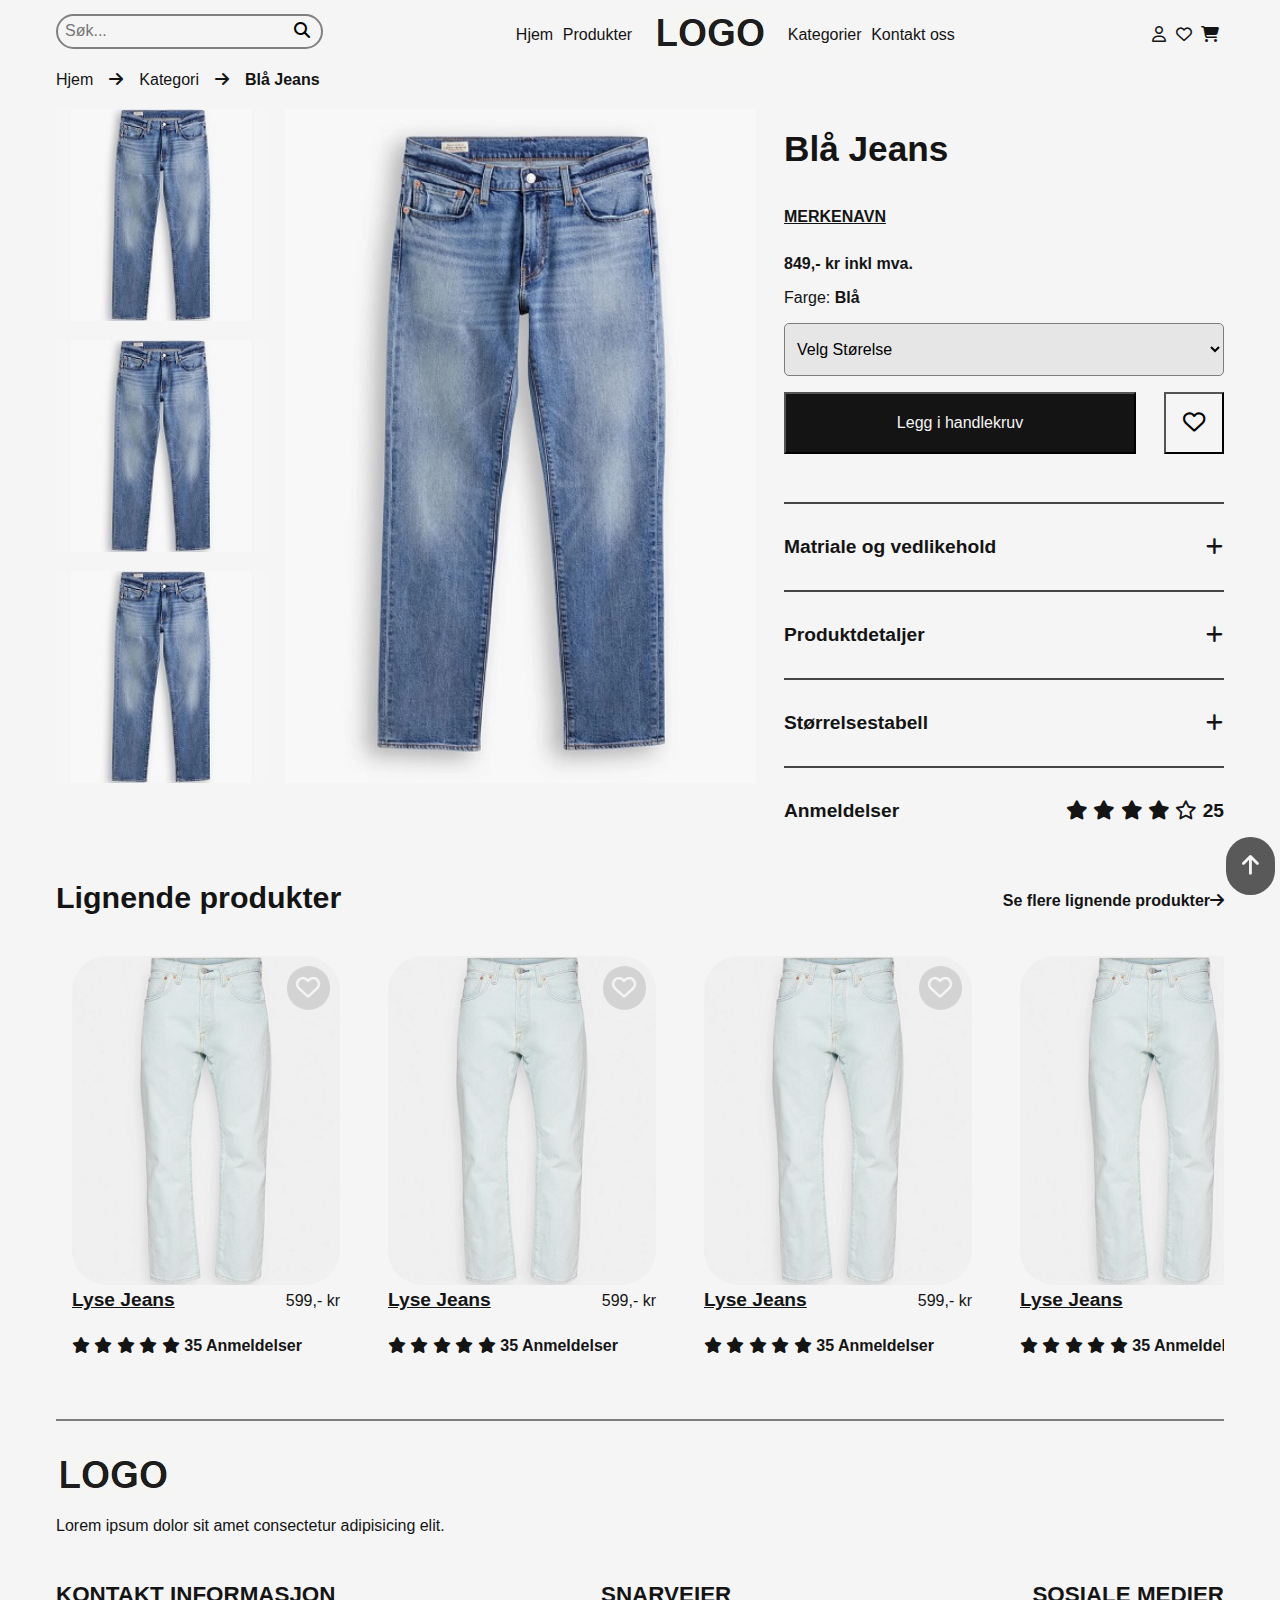
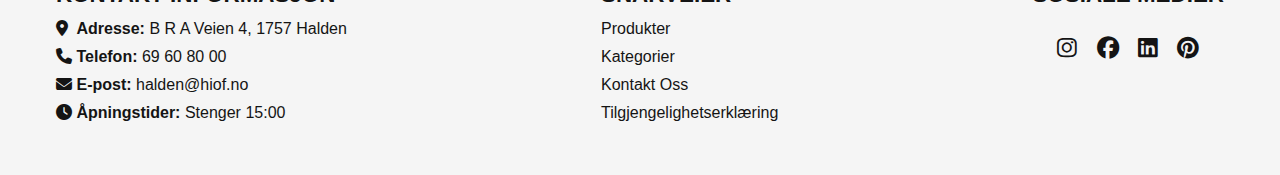
<file: html/product.html>
<!DOCTYPE html>
<html lang="no">
	<head>
		<meta charset="UTF-8" />
		<meta name="viewport" content="width=device-width, initial-scale=1.0" />
		<meta name="author" content="Jon Hauge" />
		<meta name="description" content="Blå Jeans" />
		<link rel="stylesheet" href="../css/normalize.css" />
		<link rel="stylesheet" href="../ikoner/css/solid.css" />
		<link rel="stylesheet" href="../ikoner/css/regular.css" />
		<link rel="stylesheet" href="../ikoner/css/fontawesome.css" />
		<link rel="stylesheet" href="../ikoner/css/brands.css" />
		<link rel="stylesheet" href="../css/styles.css" />
		<title>Nettbutikk</title>
	</head>
	<body>
		<div
			id="main-container"
			itemscope
			itemtype="https://schema.org/OnlineStore"
		>
			<nav class="skip">
				<a href="#main-produkt-container" aria-label="Naviger til hovedinnhold"
					>Hopp til hovedinnhold</a
				>
			</nav>
			<header>
				<form action="#" aria-label="Søk på nettsiden">
					<input
						type="search"
						placeholder="Søk..."
						id="søkefelt"
						aria-label="Skriv inn hva du ønsker å søke etter"
					/>
					<button type="submit" aria-label="Klikk for å søke">
						<i class="fa-solid fa-magnifying-glass"></i>
					</button>
				</form>
				<nav aria-label="Hovedmeny">
					<ul id="main-header-nav">
						<li>
							<a href="index.html" aria-label="Naviger hjem">Hjem</a>
						</li>
						<li>
							<a
								href="index.html#våre-mest-populære-produkter"
								aria-label="Naviger til våre mest populære produkter"
								>Produkter</a
							>
						</li>
						<li id="nav-logo">
							<a href="index.html" aria-label="Naviger hjem">
								<img
									itemprop="logo"
									src="../bilder/logo/logo.jpg"
									alt="Logo for selskapet"
								/>
								<span itemprop="name">NETTBUTIKK</span>
							</a>
						</li>
						<li>
							<a
								href="index.html#kategori-section"
								aria-label="Naviger til våre mest populære kategorier"
								>Kategorier</a
							>
						</li>
						<li>
							<a
								href="#kontakt-section"
								aria-label="Naviger til kontakt informasjon"
								>Kontakt oss</a
							>
						</li>
					</ul>
				</nav>
				<nav>
					<ul class="ikon-nav">
						<li>
							<a href="#" aria-label="Min konto">
								<i class="fa-regular fa-user"></i>
							</a>
							<span>Min konto</span>
						</li>
						<li>
							<a href="#" aria-label="Favoritter">
								<i class="fa-regular fa-heart"></i>
							</a>
							<span>Favoritter</span>
						</li>
						<li>
							<a href="checkout.html" aria-label="Handlekurv">
								<i class="fa-solid fa-cart-shopping"></i>
							</a>
							<span>Handlekurv</span>
						</li>
					</ul>
				</nav>
			</header>
			<main itemscope itemtype="https://schema.org/Product">
				<nav id="brødsmule-nav" aria-label="brødsmulesti">
					<ul itemscope itemtype="https://schema.org/BreadcrumbList">
						<li
							itemprop="itemListElement"
							itemscope
							itemtype="https://schema.org/ListItem"
						>
							<a
								itemprop="item"
								href="index.html"
								aria-label="naviger til hovedsiden"
							>
								<span class="display-span-inline" itemprop="name">Hjem</span></a
							><i class="fa-solid fa-arrow-right"></i>
							<meta itemprop="position" content="1" />
						</li>
						<li
							itemprop="itemListElement"
							itemscope
							itemtype="https://schema.org/ListItem"
						>
							<a itemprop="item" href="#"
								><span class="display-span-inline" itemprop="name"
									>Kategori</span
								></a
							><i class="fa-solid fa-arrow-right"></i>
							<meta itemprop="position" content="2" />
						</li>
						<li
							id="brødsmule-produktnavn"
							itemprop="itemListElement"
							itemscope
							itemtype="https://schema.org/ListItem"
						>
							<a itemprop="item" href="product.html">
								<span itemprop="name" class="display-span-inline"
									>Blå Jeans</span
								>
							</a>
							<meta itemprop="position" content="3" />
						</li>
					</ul>
				</nav>
				<div id="main-produkt-container">
					<div id="produkt-bilder">
						<figure id="produktside-bilde1">
							<picture>
								<source
									media="(min-width:600px)"
									srcset="
										../bilder/produkter/product-html/bilde-product-html.jpg
									"
								/>
								<source
									media="(max-width:599px)"
									srcset="
										../bilder/produkter/product-html/bilde-product-html-400.jpg
									"
								/>
								<img
									itemprop="image"
									src="../bilder/produkter/product-html/bilde-product-html-400.jpg"
									alt="bilde av blå jeans bukse"
								/>
							</picture>
						</figure>
						<figure id="produktside-bilde2">
							<picture>
								<source
									media="(min-width:600px)"
									srcset="
										../bilder/produkter/product-html/bilde-product-html-200.jpg
									"
								/>
								<source
									media="(max-width:599px)"
									srcset="
										../bilder/produkter/product-html/bilde-product-html-133.jpg
									"
								/>
								<img
									itemprop="image"
									src="../bilder/produkter/product-html/bilde-product-html-133.jpg"
									alt="bilde av blå jeans bukse"
								/>
							</picture>
						</figure>
						<figure id="produktside-bilde3">
							<picture>
								<source
									media="(min-width:600px)"
									srcset="
										../bilder/produkter/product-html/bilde-product-html-200.jpg
									"
								/>
								<source
									media="(max-width:599px)"
									srcset="
										../bilder/produkter/product-html/bilde-product-html-133.jpg
									"
								/>
								<img
									itemprop="image"
									src="../bilder/produkter/product-html/bilde-product-html-133.jpg"
									alt="bilde av blå jeans bukse"
								/>
							</picture>
						</figure>
						<figure id="produktside-bilde4">
							<picture>
								<source
									media="(min-width:600px)"
									srcset="
										../bilder/produkter/product-html/bilde-product-html-200.jpg
									"
								/>
								<source
									media="(max-width:599px)"
									srcset="
										../bilder/produkter/product-html/bilde-product-html-133.jpg
									"
								/>
								<img
									itemprop="image"
									src="../bilder/produkter/product-html/bilde-product-html-133.jpg"
									alt="bilde av blå jeans bukse"
								/>
							</picture>
						</figure>
					</div>
					<section id="produkt-info">
						<h1 itemprop="name">Blå Jeans</h1>
						<h2><a href="#">MERKENAVN</a></h2>
						<p itemprop="offers" itemscope itemtype="https://schema.org/Offer">
							<meta itemprop="priceCurrency" content="NOK" />
							<span itemprop="price" content="849.00">849,- kr inkl mva.</span>
						</p>
						<p>Farge: <span>Blå</span></p>
						<form id="størelse-form" action="#">
							<select
								name="størelse"
								id="størelse-select"
								aria-label="Skjema for valg av støelse"
							>
								<option value="none" selected disabled hidden>
									Velg Størelse
								</option>
								<option value="XS" itemprop="size">XS</option>
								<option value="S" itemprop="size">S</option>
								<option value="M" itemprop="size">M</option>
								<option value="L" itemprop="size">L</option>
								<option value="XL" itemprop="size">XL</option>
							</select>
							<span>
								<button id="størelse-submit-knapp" type="submit">
									Legg i handlekruv
								</button>

								<button
									id="størelse-liker-knapp"
									aria-label="Klikk for å legge til produktet i favoritter"
								>
									<i class="fa-regular fa-heart"></i>
								</button>
							</span>
						</form>
						<details itemprop="description">
							<summary
								aria-label="klikk for mer innhold om metriale og vedlikehold"
							>
								Matriale og vedlikehold
								<span><i class="fa-solid fa-plus"></i> </span>
							</summary>
							<ul>
								<li>
									<span>Overmateriale:</span> 68% bomull, 31% lyocell, 1%
									elastan
								</li>
								<li><span>Materiale:</span> Denim</li>
								<li>
									<span>Ikke-tekstile deler av animalsk opprinnelse:</span> Ja
								</li>
								<li><span>Vedlikeholdsråd:</span> Maskinvask på 30 °C</li>
							</ul>
						</details>
						<details itemprop="description">
							<summary aria-label="klikk for mer innhold om produktdetaljer">
								Produktdetaljer
								<span><i class="fa-solid fa-plus"></i> </span>
							</summary>
							<ul>
								<li><span>Høyde til midje:</span> Normal</li>
								<li><span>Lukking:</span> Skjult Zip-Fly</li>
								<li><span>Lommer:</span> Baklommer, Sidelommer</li>
							</ul>
						</details>
						<details>
							<summary aria-label="klikk for mer innhold om størelsetabell">
								Størrelsestabell
								<span><i class="fa-solid fa-plus"></i> </span>
							</summary>
							<table>
								<tr>
									<th>EU</th>
									<th>INT</th>
									<th>FR</th>
									<th>IT</th>
									<th>UK</th>
									<th>JEANS</th>
								</tr>
								<tr>
									<td>42</td>
									<td>XS</td>
									<td>42</td>
									<td>42</td>
									<td>32</td>
									<td>26</td>
								</tr>
								<tr>
									<td>44</td>
									<td>S</td>
									<td>44</td>
									<td>44</td>
									<td>34</td>
									<td>27</td>
								</tr>
								<tr>
									<td>44</td>
									<td>S</td>
									<td>44</td>
									<td>44</td>
									<td>34</td>
									<td>28</td>
								</tr>
								<tr>
									<td>46</td>
									<td>S/M</td>
									<td>46</td>
									<td>46</td>
									<td>36</td>
									<td>29</td>
								</tr>
								<tr>
									<td>46</td>
									<td>S/M</td>
									<td>46</td>
									<td>46</td>
									<td>36</td>
									<td>30</td>
								</tr>
								<tr>
									<td>48</td>
									<td>M</td>
									<td>48</td>
									<td>48</td>
									<td>38</td>
									<td>31</td>
								</tr>
								<tr>
									<td>48</td>
									<td>M</td>
									<td>48</td>
									<td>48</td>
									<td>38</td>
									<td>32</td>
								</tr>
								<tr>
									<td>50</td>
									<td>L</td>
									<td>50</td>
									<td>50</td>
									<td>40</td>
									<td>33</td>
								</tr>
								<tr>
									<td>50</td>
									<td>L</td>
									<td>50</td>
									<td>50</td>
									<td>40</td>
									<td>34</td>
								</tr>
								<tr>
									<td>52</td>
									<td>XL</td>
									<td>52</td>
									<td>52</td>
									<td>42</td>
									<td>36</td>
								</tr>
								<tr>
									<td>54</td>
									<td>XL</td>
									<td>54</td>
									<td>54</td>
									<td>44</td>
									<td>38</td>
								</tr>
								<tr>
									<td>56</td>
									<td>XXL</td>
									<td>56</td>
									<td>56</td>
									<td>46</td>
									<td>40</td>
								</tr>
							</table>
						</details>
						<details
							itemprop="aggregateRating"
							itemscope
							itemtype="https://schema.org/AggregateRating"
						>
							<summary>
								<meta itemprop="reviewCount" content="25" />
								<meta itemprop="ratingValue" content="4.0" />
								Anmeldelser
								<span>
									<i class="fa-solid fa-star"></i>
									<i class="fa-solid fa-star"></i>
									<i class="fa-solid fa-star"></i>
									<i class="fa-solid fa-star"></i>
									<i class="fa-regular fa-star"></i>
									25
								</span>
							</summary>
							<section id="details-anmeldelse">
								<h3>Lars Hansen</h3>
								<h4>2024-11-02</h4>
								<p>
									<i class="fa-solid fa-star"></i>
									<i class="fa-solid fa-star"></i>
									<i class="fa-solid fa-star"></i>
									<i class="fa-solid fa-star"></i>
									<i class="fa-regular fa-star"></i>
								</p>
								<p>
									Lorem ipsum dolor sit amet consectetur adipisicing elit.
									Asperiores, praesentium. Rerum accusamus, libero, quisquam,
									facilis totam error dignissimos numquam veritatis.
								</p>
							</section>
						</details>
					</section>
				</div>
				<section id="lignende-produkter-section">
					<h2 id="lignende-produkter-title">
						Lignende produkter
						<a href="#" aria-label="Naviger til flere lignende produkter"
							>Se flere lignende produkter<i class="fa-solid fa-arrow-right"></i
						></a>
					</h2>
					<div id="lignende-produkter-grid">
						<article class="produkt-kort">
							<span class="produkt-img-ikon-span">
								<img
									src="../bilder/produkter/product-html/lignende-produkter-300.jpg"
									alt="bilde av et par lyse jeans"
								/>
								<button
									class="like-hover"
									aria-label="Lagre produkter i favoritter"
								>
									<i class="fa-regular fa-heart like-hover"></i>
								</button>
							</span>
							<h3 class="produkt-navn-pris">
								<a href="product.html" aria-label="Naviger til produkt">
									Lyse Jeans
								</a>
								<span>599,- kr</span>
							</h3>
							<p>
								<i class="fa-solid fa-star"></i>
								<i class="fa-solid fa-star"></i>
								<i class="fa-solid fa-star"></i>
								<i class="fa-solid fa-star"></i>
								<i class="fa-solid fa-star"></i>
								<strong>35 Anmeldelser</strong>
							</p>
						</article>
						<article class="produkt-kort">
							<span class="produkt-img-ikon-span">
								<img
									src="../bilder/produkter/product-html/lignende-produkter-300.jpg"
									alt="bilde av et par lyse jeans"
								/>
								<button
									class="like-hover"
									aria-label="Lagre produkter i favoritter"
								>
									<i class="fa-regular fa-heart like-hover"></i>
								</button>
							</span>
							<h3 class="produkt-navn-pris">
								<a href="product.html" aria-label="Naviger til produkt">
									Lyse Jeans
								</a>
								<span>599,- kr</span>
							</h3>
							<p>
								<i class="fa-solid fa-star"></i>
								<i class="fa-solid fa-star"></i>
								<i class="fa-solid fa-star"></i>
								<i class="fa-solid fa-star"></i>
								<i class="fa-solid fa-star"></i>
								<strong>35 Anmeldelser</strong>
							</p>
						</article>
						<article class="produkt-kort">
							<span class="produkt-img-ikon-span">
								<img
									src="../bilder/produkter/product-html/lignende-produkter-300.jpg"
									alt="bilde av et par lyse jeans"
								/>
								<button
									class="like-hover"
									aria-label="Lagre produkter i favoritter"
								>
									<i class="fa-regular fa-heart like-hover"></i>
								</button>
							</span>
							<h3 class="produkt-navn-pris">
								<a href="product.html" aria-label="Naviger til produkt">
									Lyse Jeans
								</a>
								<span>599,- kr</span>
							</h3>
							<p>
								<i class="fa-solid fa-star"></i>
								<i class="fa-solid fa-star"></i>
								<i class="fa-solid fa-star"></i>
								<i class="fa-solid fa-star"></i>
								<i class="fa-solid fa-star"></i>
								<strong>35 Anmeldelser</strong>
							</p>
						</article>
						<article class="produkt-kort">
							<span class="produkt-img-ikon-span">
								<img
									src="../bilder/produkter/product-html/lignende-produkter-300.jpg"
									alt="bilde av et par lyse jeans"
								/>
								<button
									class="like-hover"
									aria-label="Lagre produkter i favoritter"
								>
									<i class="fa-regular fa-heart like-hover"></i>
								</button>
							</span>
							<h3 class="produkt-navn-pris">
								<a href="product.html" aria-label="Naviger til produkt">
									Lyse Jeans
								</a>
								<span>599,- kr</span>
							</h3>
							<p>
								<i class="fa-solid fa-star"></i>
								<i class="fa-solid fa-star"></i>
								<i class="fa-solid fa-star"></i>
								<i class="fa-solid fa-star"></i>
								<i class="fa-solid fa-star"></i>
								<strong>35 Anmeldelser</strong>
							</p>
						</article>
						<article class="produkt-kort">
							<span class="produkt-img-ikon-span">
								<img
									src="../bilder/produkter/product-html/lignende-produkter-300.jpg"
									alt="bilde av et par lyse jeans"
								/>
								<button
									class="like-hover"
									aria-label="Lagre produkter i favoritter"
								>
									<i class="fa-regular fa-heart like-hover"></i>
								</button>
							</span>
							<h3 class="produkt-navn-pris">
								<a href="product.html" aria-label="Naviger til produkt">
									Lyse Jeans
								</a>
								<span>599,- kr</span>
							</h3>
							<p>
								<i class="fa-solid fa-star"></i>
								<i class="fa-solid fa-star"></i>
								<i class="fa-solid fa-star"></i>
								<i class="fa-solid fa-star"></i>
								<i class="fa-solid fa-star"></i>
								<strong>35 Anmeldelser</strong>
							</p>
						</article>
					</div>
				</section>
				<a
					id="hopp-topp"
					href="product.html"
					aria-label="Naviger til toppen av siden"
					><i class="fa-solid fa-arrow-up"></i
				></a>
			</main>
			<footer>
				<section id="footer-logo">
					<a href="index.html" aria-label="Hjem">
						<img
							itemprop="logo"
							src="../bilder/logo/logo.jpg"
							alt="Logo for selskapet"
						/>
					</a>
					<span itemprop="name">NETTBUTIKK</span>
					<h3>Lorem ipsum dolor sit amet consectetur adipisicing elit.</h3>
				</section>
				<section id="kontakt-section" aria-label="Kontakt informasjon">
					<h4 class="h4-kontakt-snarveier">KONTAKT INFORMASJON</h4>
					<ul>
						<li>
							<i class="fa-solid fa-location-dot kontakt-i"></i>
							<p class="kontakt-p">
								<strong>Adresse:</strong>
								<span itemprop="PostalAddress" class="display-span-inline"
									>B R A Veien 4, 1757 Halden</span
								>
							</p>
						</li>
						<li>
							<i class="fa-solid fa-phone kontakt-i"></i>
							<p class="kontakt-p">
								<strong>Telefon:</strong>
								<span itemprop="telephone" class="display-span-inline"
									>69 60 80 00</span
								>
							</p>
						</li>
						<li>
							<i class="fa-solid fa-envelope kontakt-i"></i>
							<p class="kontakt-p">
								<strong>E-post:</strong>
								<span itemprop="email" class="display-span-inline"
									>halden@hiof.no</span
								>
							</p>
						</li>
						<li>
							<i class="fa-solid fa-clock kontakt-i"></i>
							<p class="kontakt-p">
								<strong>Åpningstider:</strong> Stenger 15:00
							</p>
						</li>
					</ul>
				</section>
				<section id="snarveier-section" aria-label="SNARVEIER">
					<h4 class="h4-kontakt-snarveier">SNARVEIER</h4>
					<nav>
						<ul>
							<li>
								<a
									href="index.html#våre-mest-populære-produkter"
									aria-label="Naviger til våre mest populære produkter"
									>Produkter</a
								>
							</li>
							<li>
								<a
									href="index.html#kategori-section"
									aria-label="Naviger til våre mest populære kategorier"
									>Kategorier</a
								>
							</li>
							<li>
								<a
									href="#kontakt-section"
									aria-label="Naviger til kontakt informasjon"
									>Kontakt Oss</a
								>
							</li>
							<li>
								<a
									href="..//tilgjengelighetserklæring.pdf"
									aria-label="Naviger til tilgjengelighetserklærings dokument"
								>
									Tilgjengelighetserklæring
								</a>
							</li>
						</ul>
					</nav>
				</section>
				<section id="sosiale-section" aria-label="Sosiale medier">
					<h4>SOSIALE MEDIER</h4>
					<nav>
						<ul class="ikon-nav">
							<li>
								<a href="https://www.instagram.com/" aria-label="Instagram">
									<i class="fa-brands fa-instagram sosiale-i"> </i>
								</a>
								<span>Instagram</span>
							</li>
							<li>
								<a href="https://www.facebook.com/" aria-label="Facebook">
									<i class="fa-brands fa-facebook sosiale-i"> </i>
								</a>
								<span>Facebook</span>
							</li>
							<li>
								<a href="https://www.linkedin.com/" aria-label="Linkedin">
									<i class="fa-brands fa-linkedin sosiale-i"> </i>
								</a>
								<span>Linkedin</span>
							</li>
							<li>
								<a href="https://no.pinterest.com/" aria-label="Pinterest">
									<i class="fa-brands fa-pinterest sosiale-i"> </i>
								</a>
								<span>Pinterest</span>
							</li>
						</ul>
					</nav>
				</section>
			</footer>
		</div>
	</body>
</html>
</file>
<file: css/styles.css>
* {
	box-sizing: border-box;
}

body {
	background-color: rgb(245, 245, 245);
	font-family: sans-serif;
	color: rgb(20, 20, 20);
	font-size: 16px;
}

#hopp-topp {
	background-color: rgba(50, 50, 50, 0.8);
	position: fixed;
	bottom: 5px;
	right: 5px;
	z-index: 4;
	padding: 1rem;
	border-radius: 50px;
	font-size: 1.4rem;
	color: rgb(245, 245, 245);
}

#main-container {
	height: 100vh;
	margin: 0 auto;
	max-width: 1200px;
	width: 100%;
	padding: 0 1rem;
}

main {
	display: flex;
	flex-direction: column;
}

a {
	text-decoration: none;
	color: rgb(20, 20, 20);
}

.display-span-inline {
	display: inline;
}

figure {
	margin: 0;
}

/* hopp til hovedinnhold*/
.skip {
	position: absolute;
	top: 0;
	left: 0;
}

.skip a {
	position: absolute;
	left: -9999px;
}

.skip a:focus {
	position: static;
	left: auto;
	margin: 1rem;
	padding: 0.5rem 1rem;
	background-color: rgba(66, 65, 65, 0.65);
	color: rgb(245, 245, 245);
	border-radius: 4px;
	z-index: 5;
}

/* hopp til hovedinnhold*/
/*header*/
header {
	display: flex;
	flex-direction: column;
	align-items: center;
	text-align: center;
	padding: 0.7rem 0rem;
}

#nav-logo img {
	width: 114px;
	height: 44px;
}

header form {
	border: 2px;
	border-style: solid;
	border-color: gray;
	border-radius: 25px;
	margin-bottom: 0.5rem;
}

header form input {
	max-width: 250px;
}

header form input,
header form button {
	border: none;
	margin: 5px 5px;
	background-color: rgb(245, 245, 245);
}

header nav ul li {
	padding: 0.3rem 0.3rem;
}

/*header*/

nav ul,
#kontakt-section ul {
	list-style: none;
	padding: 0;
	margin: 0;
}

li span {
	display: none;
}

.ikon-nav {
	display: flex;
	justify-content: center;
}

/* Main */

/*Banner*/
#banner-section {
	margin-top: 3rem;
	width: 100%;
	height: 500px;
	scrollbar-width: thin;
}
/* Eringer gjort i forohld til UU*/
.banner-article {
	position: relative;
	display: flex;
	flex-direction: column;
	object-fit: cover;
	justify-content: center;
	width: 100%;
	height: 100%;
	border-radius: 25px;
	padding: 0 3.5rem;
	color: rgb(255, 255, 255);
}
/* Eringer gjort i forohld til UU*/
.banner-scroll-i {
	display: none;
}
/* Eringer gjort i forohld til UU*/
.banner-overlay {
	position: absolute;
	top: 0;
	left: 0;
	border-radius: 25px;
	width: 100%;
	height: 100%;
	background-color: rgba(20, 20, 20, 0.6);
	z-index: 2;
}
/* Eringer gjort i forohld til UU*/
#banner-article-1 {
	background-image: url(..//bilder/banner/slider1-600.jpg);
	align-items: end;
	text-align: end;
}

.banner-tekst {
	max-width: 400px;
	z-index: 3;
}

.banner-article a {
	background-color: rgb(245, 245, 245);
	padding: 1rem;
	border-radius: 35px;
	z-index: 3;
	width: fit-content;
	font-weight: 800;
}

#banner-article-2 {
	display: none;
}

#banner-article-3 {
	display: none;
}

/*Banner*/
/* våre mest populære */

.overskrift-produkter {
	text-align: center;
}

#produkt-kapper-section {
	display: flex;
	flex-wrap: wrap;
	justify-content: center;
}

.produkt-knapp {
	background-color: rgb(245, 245, 245);
	border-radius: 25px;
	padding: 0.8rem;
	margin: 1rem 0.5rem 0.5rem 0.5rem;
	width: 150px;
}

#produkt-knapp1 {
	background-color: rgb(70, 70, 70);
	color: rgb(245, 245, 245);
	border: none;
}

#produkt-section {
	margin-top: 1.5rem;
	display: flex;
	align-items: center;
	flex-direction: column;
}

.produkt-kort {
	padding: 1rem;
	max-width: 350px;
}

.produkt-kort img {
	width: 100%;
	object-fit: cover;
	border-radius: 35px;
}

.produkt-img-ikon-span {
	display: block;
	position: relative;
}

.produkt-kort button {
	position: absolute;
	top: 10px;
	right: 10px;
	border-radius: 25px;
	padding: 0.6rem;
	border: none;
	background-color: lightgray;
}

.produkt-kort button i {
	font-size: 1.5rem;
	color: rgb(245, 245, 245);
}

.produkt-navn-pris {
	display: flex;
	justify-content: space-between;
	margin-top: 0px;
}

.produkt-navn-pris a {
	font-size: 1.2rem;
	font-weight: 700;
	text-decoration: underline;
}

.produkt-navn-pris span {
	font-size: 1rem;
	font-weight: 500;
	padding-top: 3px;
}

/* våre mest populære  */
/* kategorier */

#kategori-section {
	text-align: center;
}

#kategori-grid {
	display: grid;
	grid-gap: 0.8rem;
	justify-content: center;
}

/* endring gjort i forhold til UU */
#kategori-grid span {
	width: 100%;
	height: 100%;
	background-color: rgba(20, 20, 20, 0.6);
	border-radius: 50px;
	z-index: 2;
}

#kategori-grid article {
	display: flex;
	justify-content: center;
	align-items: center;
	object-fit: fill;
	background-repeat: no-repeat;
	background-position: center;
	color: rgb(255, 255, 255);
	border-radius: 50px;
}
/* endring gjort i forhold til UU */

#kategori-grid article h3 {
	position: absolute;
	z-index: 3;
}

#kategori1 {
	background-image: url(..//bilder/kategorier/kategori1.jpg);
	grid-column: 1/5;
	grid-row: 1/2;
}

#kategori2 {
	background-image: url(../bilder/kategorier/kategori2.jpg);
	grid-column: 1/5;
	grid-row: 2/3;
}

#kategori3 {
	background-image: url(../bilder/kategorier/kategori3.jpg);
	grid-column: 1/5;
	grid-row: 3/4;
}

#kategori4 {
	background-image: url(../bilder/kategorier/kategori4.jpg);
	grid-column: 1/5;
	grid-row: 4/5;
}

#kategori5 {
	background-image: url(../bilder/kategorier/kategori5.jpg);
	grid-column: 1/5;
	grid-row: 5/6;
}

/* kategorier */
/* anmeldelser */

#anmeldelser-section {
	padding-bottom: 2rem;
}
.anmeldelser-kort {
	min-width: 220px;
	max-width: 289px;
	border: 2px solid lightgray;
	border-radius: 25px;
	padding: 1rem;
}

.anmeldelser-kort img {
	width: 50px;
	height: 50px;
	border-radius: 25px;
}

.anmeldelser-kort h3 {
	margin: 0.5rem 0;
	font-size: 1.2rem;
}

.anmeldelser-kort p {
	margin-top: 0.5rem;
}

#anmeldelser-div {
	width: 100%;
	column-gap: 1rem;
	display: grid;
	grid-auto-flow: column;
	overflow-x: scroll;
	scrollbar-width: thin;
}

/*anmeldelser*/
/* Main */
/*footer*/
footer {
	display: flex;
	flex-direction: row;
	flex-wrap: wrap;
	justify-content: space-between;
	padding-bottom: 3rem;
	border-top: 2px solid rgb(125, 125, 125);
}

#footer-logo img {
	width: 114px;
	height: 44px;
}

.h4-kontakt-snarveier {
	margin-bottom: 0.5rem;
}

footer span {
	display: none;
}

#snarveier-section a,
#kontakt-section p {
	display: inline-block;
	margin: 0.3rem 0;
	padding-right: 0.5rem;
}

#footer-logo {
	padding-top: 2rem;
	width: 100%;
}

.kontakt-p {
	margin-left: 0.3rem;
}

.kontakt-i {
	width: 1rem;
}

.sosiale-i {
	margin: 0 0.6rem;
	font-size: 1.4rem;
}

#footer-logo h3 {
	font-size: 1rem;
	font-weight: 500;
}

/*footer*/

/*products.html*/

#brødsmule-nav ul {
	display: flex;
}

#brødsmule-produktnavn {
	font-weight: 700;
}

#brødsmule-nav i {
	padding: 0 1rem;
}

#main-produkt-container {
	display: flex;
	flex-wrap: nowrap;
	flex-direction: column;
	align-items: center;
	overflow-y: hidden;
	margin-top: 1rem;
}

#produkt-bilder {
	max-width: 700px;
	width: 100%;
	display: grid;
	align-content: center;
	grid-template-columns: 30% 70%;
	grid-template-rows: 33% 33% 33%;
}

#produkt-bilder img {
	width: 100%;
	height: 100%;
	object-fit: cover;
}

#produktside-bilde1 {
	padding-left: 1.2rem;
	grid-column: 2/3;
	grid-row: 1/4;
}

#produktside-bilde2 {
	padding-bottom: 0.8rem;
	grid-column: 1/2;
	grid-row: 1/2;
}
#produktside-bilde3 {
	padding: 0.4rem 0;
	grid-column: 1/2;
	grid-row: 2/3;
}

#produktside-bilde4 {
	padding-top: 0.8rem;
	grid-column: 1/2;
	grid-row: 3/4;
}

#produkt-info {
	max-width: 440px;
	width: 100%;
}

#produkt-info h2 a {
	text-decoration: underline;
}

#produkt-info p span {
	font-weight: 700;
}

#størelse-select {
	width: 100%;
	background-color: rgb(230, 230, 230);
	padding: 1rem 0.5rem;
	margin-bottom: 1rem;
	border-color: rgb(125, 125, 125);
	border-radius: 5px;
}

#størelse-form span {
	display: flex;
	justify-content: space-between;
}

#størelse-submit-knapp {
	width: 80%;
	background-color: rgb(20, 20, 20);
	color: rgb(245, 245, 245);
	padding: 1rem;
	margin-bottom: 3rem;
}

#størelse-liker-knapp {
	width: 60px;
	padding: 1rem;
	margin-bottom: 3rem;
	background-color: rgb(245, 245, 245);
	font-size: 1.4rem;
}

details {
	border-top: 2px solid rgb(70, 70, 70);
	padding: 2rem 0;
	width: 100%;
}

details summary {
	display: flex;
	flex-wrap: wrap;
	justify-content: space-between;
	font-size: 1.2rem;
	font-weight: 600;
	list-style: none;
}

details li {
	padding-bottom: 0.3rem;
}

details span {
	display: inline;
	font-weight: 700;
}

#details-anmeldelse {
	border: 2px solid rgb(230, 230, 230);
	border-radius: 25px;
	padding: 1rem;
	margin-top: 1rem;
}

#details-anmeldelse h3 {
	font-size: 1.4rem;
}

#details-anmeldelse h4 {
	font-size: 1.2rem;
}

details table {
	margin-top: 1rem;
}

details table th {
	font-weight: 600;
}

details table th,
details table td {
	padding: 0.5rem;
	text-align: center;
}

#lignende-produkter-grid {
	width: 100%;
	column-gap: 1rem;
	display: grid;
	grid-auto-flow: column;
	overflow-x: scroll;
	scrollbar-width: thin;
	margin-bottom: 2rem;
}

#lignende-produkter-title {
	display: flex;
	flex-direction: row;
	justify-content: space-between;
	flex-wrap: wrap;
}

#lignende-produkter-title a {
	padding-top: 0.8rem;
}

#lignende-produkter-grid .produkt-kort {
	width: 300px;
}

/*products.html*/
/*checkout.html*/

#tilbake-link-kasse i {
	margin-right: 1rem;
}

#hoved-title-kasse {
	text-align: center;
}

.kasse-section {
	border: 2px solid rgb(215, 215, 215);
	padding: 2rem 0.5rem 1rem 2rem;
	margin-bottom: 2rem;
}

.kasse-section h2 {
	font-size: 1.6rem;
}

.article-handlekurv {
	width: 100%;
	margin-bottom: 2rem;
}

.article-handlekurv img {
	width: 125px;
	height: 125px;
}

.produkt-kasse-info {
	padding-left: 2.5rem;
}

.produkt-kasse-info p {
	margin: 0 0;
}

.produkt-kasse-info h3 {
	margin-bottom: 0;
	font-size: 1.2rem;
}

.form-produkt-kasse {
	margin: 2rem 0;
}

.form-produkt-kasse input {
	padding: 1rem;
	width: 70px;
	border: 2px solid rgb(210, 210, 210);
	background-color: rgb(245, 245, 245);
}

.form-produkt-kasse select {
	padding: 1rem;
	border: none;
	width: 70px;
	background-color: rgb(230, 230, 230);
	margin-right: 0.5rem;
	padding-right: 0.25rem;
}

.produkt-kasse-info button {
	background-color: rgb(245, 245, 245);
	border: none;
	margin-left: -4px;
}
.kasse-section-2 {
	display: flex;
	justify-content: center;
	flex-wrap: wrap;
	border: 2px solid rgb(215, 215, 215);
	padding: 2rem 0.5rem 1rem 2rem;
	margin-bottom: 2rem;
}

.article-opp-lev-bet {
	display: flex;
	flex-wrap: wrap;
	width: 100%;
	max-width: 700px;
	padding-right: 1rem;
}

.article-opp-lev-bet h3 {
	width: 100%;
	margin-bottom: 0.2rem;
	font-size: 1.4rem;
}

.p-dine-opp {
	margin-bottom: 0;
	font-weight: 600;
}

.input-adresse-form {
	width: 100%;
}

.leverings-adresse label {
	font-weight: 600;
}

.leverings-adresse input {
	padding: 1rem;
	background-color: rgb(245, 245, 245);
	margin-bottom: 0.2rem;
	border: 2px solid rgb(210, 210, 210);
}

#kontakt-info-p {
	margin-top: 5rem;
}

.checkout-form-knapp {
	background-color: rgb(70, 70, 70);
	color: rgb(245, 245, 245);
	width: 100%;
	padding: 1rem;
	margin: 2rem 0 1rem 0;
}

#avbryt-link {
	text-decoration: underline;
	font-size: 1.2rem;
	font-weight: 700;
}

#avbryt-link-p {
	width: 100%;
	text-align: center;
}

.levering-article {
	position: relative;
	border: 2px solid rgb(210, 210, 210);
	padding: 1rem;
	width: 100%;
	margin: 1rem 0;
}

.levering-article input {
	margin-right: 0.5rem;
}

.levering-article label {
	font-weight: 600;
}

.levering-article h4 {
	color: rgb(90, 90, 90);
	margin: 0.5rem 0;
	font-size: 1.2rem;
	font-weight: 600;
}

.levering-pris i {
	margin-left: 0.3rem;
}

.fullføre-kjøp-tekst {
	text-align: center;
}

#fullføre-kjøp-p {
	border-top: 2px solid rgb(210, 210, 210);
	margin-top: 2rem;
	padding-top: 2rem;
}

#fullføre-kjøp-h2 {
	margin: 1rem 0 -0.5rem 0;
}

#fullføre-kjøp-span {
	display: flex;
	flex-direction: column;
	align-items: center;
	padding-bottom: 4rem;
	text-align: center;
}

#siste-section-kasse {
	margin-bottom: 3rem;
}

/*checkout.html*/

h1 {
	font-size: 2.2rem;
}
h2 {
	font-size: 1.9rem;
}
h3 {
	font-size: 1.6rem;
}
h4 {
	font-size: 1.4rem;
}
h5 {
	font-size: 1.2rem;
}
p {
	font-size: 1rem;
}
a {
	font-size: 1rem;
}

/*media regeler for desktop*/
@media only screen and (min-width: 600px) {
	/*Hover effekter*/
	/*Edringer i forhold til UU, dette gjelder de fleste av hover effektene, men da mange elementer deler noe CSS
	derfor har det ikke hvert nødvedig å gjøre endringer på alle elementene. Hoved delen av det som har blitt endret
	er tillegg for farge endring av tekst ved hover */
	details summary:hover {
		font-size: 1.3rem;
		color: rgb(125, 125, 125);
	}
	#produkt-section h3 a:hover {
		font-weight: 800;
		color: rgb(125, 125, 125);
	}

	#lignende-produkter-section h3 a:hover {
		font-weight: 800;
		color: rgb(125, 125, 125);
	}

	#lignende-produkter-title a:hover {
		font-size: 1.1rem;
		color: rgb(125, 125, 125);
	}

	a:hover {
		font-weight: 700;
		color: rgb(125, 125, 125);
	}

	a:hover h5 {
		font-weight: 800;
		color: rgb(125, 125, 125);
	}

	a i:hover {
		font-size: 1.6rem;
	}

	.like-hover:hover {
		background-color: lightcoral;
	}

	#produkt-info h2 a:hover {
		font-weight: 800;
	}

	#størelse-submit-knapp:hover {
		color: rgb(20, 20, 20);
		background-color: rgb(245, 245, 245);
	}

	#størelse-liker-knapp:hover {
		background-color: rgb(210, 210, 210);
		color: lightcoral;
	}

	.kasse-ikon-span i:hover {
		font-size: 1.4rem;
		color: rgb(125, 125, 125);
	}

	#tilbake-link-kasse a:hover {
		font-size: 1.2rem;
	}

	.checkout-form-knapp:hover {
		background-color: rgb(245, 245, 245);
		color: rgb(20, 20, 20);
	}

	#avbryt-link:hover {
		font-weight: 800;
	}

	#brødsmule-produktnavn a:hover {
		font-weight: 800;
	}

	#hopp-topp:hover {
		background-color: rgb(210, 210, 210);
		color: rgb(20, 20, 20);
	}

	.skip a:hover {
		background-color: rgb(210, 210, 210);
		color: rgb(20, 20, 20);
	}
	/*Edringer i forhold til UU, dette gjelder de fleste av hover effektene, men da mange elementer deler noe CSS
	derfor har det ikke hvert nødvedig å gjøre endringer på alle elementene. Hoved delen av det som har blitt endret
	er tillegg for farge endring av tekst ved hover */

	/*Hover effekter*/

	#nav-logo:hover img,
	#footer-logo:hover img {
		opacity: 0.5;
	}

	header {
		flex-direction: row;
		justify-content: space-between;
		flex-wrap: wrap;
	}

	#main-header-nav {
		display: flex;
		justify-content: space-between;
		align-items: center;
	}

	#nav-logo {
		padding: 0px 1rem;
	}

	.produkt-knapp:hover {
		background-color: rgb(128, 125, 125);
		color: rgb(245, 245, 245);
		border: none;
	}

	#produkt-knapp1:hover {
		background-color: rgb(128, 125, 125);
		color: rgb(245, 245, 245);
	}

	#produkt-section {
		display: flex;
		flex-direction: row;
		justify-content: center;
		flex-wrap: wrap;
	}

	#main-produkt-container {
		flex-direction: row;
		justify-content: space-between;
		align-items: start;
	}

	#produkt-info {
		overflow-y: auto;
		max-height: 750px;
		-ms-overflow-style: none;
		scrollbar-width: none;
	}

	#produkt-info::-webkit-scrollbar {
		display: none;
	}

	.kasse-section {
		display: flex;
		flex-wrap: wrap;
		justify-content: center;
	}

	.article-handlekurv {
		position: relative;
		display: flex;
		width: 100%;
		max-width: 700px;
	}

	.kasse-ikon-span {
		display: flex;
		flex-direction: column;
		position: absolute;
		top: 10px;
		right: 10px;
	}

	.kasse-ikon-span i {
		margin-bottom: 0.3rem;
	}

	.levering-pris {
		position: absolute;
		top: 10px;
		right: 10px;
	}

	#banner-section {
		display: grid;
		grid-auto-flow: column;
		overflow-x: scroll;
		overflow-y: auto;
		column-gap: 3rem;
	}

	#banner-article-1 {
		width: 1165px;
		background-image: url(..//bilder/banner/slider1-1200.jpg);
	}

	#banner-article-2 {
		width: 1165px;
		display: flex;
		background-image: url(..//bilder/banner/slider2-1200.jpg);
	}

	#banner-article-3 {
		width: 1165px;
		display: flex;
		background-image: url(..//bilder/banner/slider3-1200.jpg);
	}

	.banner-scroll-i {
		display: block;
		position: absolute;
		padding: 1rem;
		font-size: 1.4rem;
		border-radius: 50px;
		z-index: 3;
		background-color: rgba(125, 125, 125, 0.65);
		color: rgb(245, 245, 245);
	}

	.banner-scroll-i-right {
		top: 45%;
		right: 10px;
	}

	.banner-scroll-i-left {
		top: 45%;
		left: 10px;
	}
}

/*media regel kun for grid oppsett på mobil*/
@media only screen and (max-width: 551px) {
	#kategori-grid article {
		height: 300px;
	}

	#kategori-grid {
		grid-template-columns: 23% 23% 23% 23%;
		grid-template-rows: auto auto auto auto auto auto;
	}
}

/*media regel kun for grid oppsett på nettbrett*/
@media only screen and (min-width: 550px) and (max-width: 799px) {
	#kategori-grid article {
		height: 300px;
	}

	#kategori-grid {
		grid-template-columns: 23% 23% 23% 23%;
		grid-template-rows: auto auto auto auto auto auto;
	}

	#kategori1 {
		grid-column: 1/3;
		grid-row: 1/3;
	}

	#kategori2 {
		grid-column: 3/5;
		grid-row: 1/3;
	}

	#kategori3 {
		grid-column: 1/3;
		grid-row: 3/5;
	}

	#kategori4 {
		grid-column: 3/5;
		grid-row: 3/5;
	}

	#kategori5 {
		grid-column: 1/5;
		grid-row: 5/7;
	}
}

/*media regel kun for grid oppsett på desktop*/
@media only screen and (min-width: 800px) {
	#kategori-grid {
		grid-template-columns: 10% 10% 10% 10% 10% 10% 10% 10% 10%;
		grid-template-rows: 300px 200px 200px;
	}

	#kategori1 {
		grid-column: 1/4;
		grid-row: 1/2;
	}

	#kategori2 {
		grid-column: 4/7;
		grid-row: 1/2;
	}

	#kategori3 {
		grid-column: 7/10;
		grid-row: 1/2;
	}

	#kategori4 {
		grid-column: 1/5;
		grid-row: 2/4;
	}

	#kategori5 {
		grid-column: 5/10;
		grid-row: 2/4;
	}
}
</file>
<file: ikoner/css/solid.css>
/*!
 * Font Awesome Free 6.6.0 by @fontawesome - https://fontawesome.com
 * License - https://fontawesome.com/license/free (Icons: CC BY 4.0, Fonts: SIL OFL 1.1, Code: MIT License)
 * Copyright 2024 Fonticons, Inc.
 */
:root, :host {
  --fa-style-family-classic: 'Font Awesome 6 Free';
  --fa-font-solid: normal 900 1em/1 'Font Awesome 6 Free'; }

@font-face {
  font-family: 'Font Awesome 6 Free';
  font-style: normal;
  font-weight: 900;
  font-display: block;
  src: url("../webfonts/fa-solid-900.woff2") format("woff2"), url("../webfonts/fa-solid-900.ttf") format("truetype"); }

.fas,
.fa-solid {
  font-weight: 900; }
</file>
<file: ikoner/css/regular.css>
/*!
 * Font Awesome Free 6.6.0 by @fontawesome - https://fontawesome.com
 * License - https://fontawesome.com/license/free (Icons: CC BY 4.0, Fonts: SIL OFL 1.1, Code: MIT License)
 * Copyright 2024 Fonticons, Inc.
 */
:root, :host {
  --fa-style-family-classic: 'Font Awesome 6 Free';
  --fa-font-regular: normal 400 1em/1 'Font Awesome 6 Free'; }

@font-face {
  font-family: 'Font Awesome 6 Free';
  font-style: normal;
  font-weight: 400;
  font-display: block;
  src: url("../webfonts/fa-regular-400.woff2") format("woff2"), url("../webfonts/fa-regular-400.ttf") format("truetype"); }

.far,
.fa-regular {
  font-weight: 400; }
</file>
<file: ikoner/css/brands.css>
/*!
 * Font Awesome Free 6.6.0 by @fontawesome - https://fontawesome.com
 * License - https://fontawesome.com/license/free (Icons: CC BY 4.0, Fonts: SIL OFL 1.1, Code: MIT License)
 * Copyright 2024 Fonticons, Inc.
 */
:root, :host {
  --fa-style-family-brands: 'Font Awesome 6 Brands';
  --fa-font-brands: normal 400 1em/1 'Font Awesome 6 Brands'; }

@font-face {
  font-family: 'Font Awesome 6 Brands';
  font-style: normal;
  font-weight: 400;
  font-display: block;
  src: url("../webfonts/fa-brands-400.woff2") format("woff2"), url("../webfonts/fa-brands-400.ttf") format("truetype"); }

.fab,
.fa-brands {
  font-weight: 400; }

.fa-monero:before {
  content: "\f3d0"; }

.fa-hooli:before {
  content: "\f427"; }

.fa-yelp:before {
  content: "\f1e9"; }

.fa-cc-visa:before {
  content: "\f1f0"; }

.fa-lastfm:before {
  content: "\f202"; }

.fa-shopware:before {
  content: "\f5b5"; }

.fa-creative-commons-nc:before {
  content: "\f4e8"; }

.fa-aws:before {
  content: "\f375"; }

.fa-redhat:before {
  content: "\f7bc"; }

.fa-yoast:before {
  content: "\f2b1"; }

.fa-cloudflare:before {
  content: "\e07d"; }

.fa-ups:before {
  content: "\f7e0"; }

.fa-pixiv:before {
  content: "\e640"; }

.fa-wpexplorer:before {
  content: "\f2de"; }

.fa-dyalog:before {
  content: "\f399"; }

.fa-bity:before {
  content: "\f37a"; }

.fa-stackpath:before {
  content: "\f842"; }

.fa-buysellads:before {
  content: "\f20d"; }

.fa-first-order:before {
  content: "\f2b0"; }

.fa-modx:before {
  content: "\f285"; }

.fa-guilded:before {
  content: "\e07e"; }

.fa-vnv:before {
  content: "\f40b"; }

.fa-square-js:before {
  content: "\f3b9"; }

.fa-js-square:before {
  content: "\f3b9"; }

.fa-microsoft:before {
  content: "\f3ca"; }

.fa-qq:before {
  content: "\f1d6"; }

.fa-orcid:before {
  content: "\f8d2"; }

.fa-java:before {
  content: "\f4e4"; }

.fa-invision:before {
  content: "\f7b0"; }

.fa-creative-commons-pd-alt:before {
  content: "\f4ed"; }

.fa-centercode:before {
  content: "\f380"; }

.fa-glide-g:before {
  content: "\f2a6"; }

.fa-drupal:before {
  content: "\f1a9"; }

.fa-jxl:before {
  content: "\e67b"; }

.fa-dart-lang:before {
  content: "\e693"; }

.fa-hire-a-helper:before {
  content: "\f3b0"; }

.fa-creative-commons-by:before {
  content: "\f4e7"; }

.fa-unity:before {
  content: "\e049"; }

.fa-whmcs:before {
  content: "\f40d"; }

.fa-rocketchat:before {
  content: "\f3e8"; }

.fa-vk:before {
  content: "\f189"; }

.fa-untappd:before {
  content: "\f405"; }

.fa-mailchimp:before {
  content: "\f59e"; }

.fa-css3-alt:before {
  content: "\f38b"; }

.fa-square-reddit:before {
  content: "\f1a2"; }

.fa-reddit-square:before {
  content: "\f1a2"; }

.fa-vimeo-v:before {
  content: "\f27d"; }

.fa-contao:before {
  content: "\f26d"; }

.fa-square-font-awesome:before {
  content: "\e5ad"; }

.fa-deskpro:before {
  content: "\f38f"; }

.fa-brave:before {
  content: "\e63c"; }

.fa-sistrix:before {
  content: "\f3ee"; }

.fa-square-instagram:before {
  content: "\e055"; }

.fa-instagram-square:before {
  content: "\e055"; }

.fa-battle-net:before {
  content: "\f835"; }

.fa-the-red-yeti:before {
  content: "\f69d"; }

.fa-square-hacker-news:before {
  content: "\f3af"; }

.fa-hacker-news-square:before {
  content: "\f3af"; }

.fa-edge:before {
  content: "\f282"; }

.fa-threads:before {
  content: "\e618"; }

.fa-napster:before {
  content: "\f3d2"; }

.fa-square-snapchat:before {
  content: "\f2ad"; }

.fa-snapchat-square:before {
  content: "\f2ad"; }

.fa-google-plus-g:before {
  content: "\f0d5"; }

.fa-artstation:before {
  content: "\f77a"; }

.fa-markdown:before {
  content: "\f60f"; }

.fa-sourcetree:before {
  content: "\f7d3"; }

.fa-google-plus:before {
  content: "\f2b3"; }

.fa-diaspora:before {
  content: "\f791"; }

.fa-foursquare:before {
  content: "\f180"; }

.fa-stack-overflow:before {
  content: "\f16c"; }

.fa-github-alt:before {
  content: "\f113"; }

.fa-phoenix-squadron:before {
  content: "\f511"; }

.fa-pagelines:before {
  content: "\f18c"; }

.fa-algolia:before {
  content: "\f36c"; }

.fa-red-river:before {
  content: "\f3e3"; }

.fa-creative-commons-sa:before {
  content: "\f4ef"; }

.fa-safari:before {
  content: "\f267"; }

.fa-google:before {
  content: "\f1a0"; }

.fa-square-font-awesome-stroke:before {
  content: "\f35c"; }

.fa-font-awesome-alt:before {
  content: "\f35c"; }

.fa-atlassian:before {
  content: "\f77b"; }

.fa-linkedin-in:before {
  content: "\f0e1"; }

.fa-digital-ocean:before {
  content: "\f391"; }

.fa-nimblr:before {
  content: "\f5a8"; }

.fa-chromecast:before {
  content: "\f838"; }

.fa-evernote:before {
  content: "\f839"; }

.fa-hacker-news:before {
  content: "\f1d4"; }

.fa-creative-commons-sampling:before {
  content: "\f4f0"; }

.fa-adversal:before {
  content: "\f36a"; }

.fa-creative-commons:before {
  content: "\f25e"; }

.fa-watchman-monitoring:before {
  content: "\e087"; }

.fa-fonticons:before {
  content: "\f280"; }

.fa-weixin:before {
  content: "\f1d7"; }

.fa-shirtsinbulk:before {
  content: "\f214"; }

.fa-codepen:before {
  content: "\f1cb"; }

.fa-git-alt:before {
  content: "\f841"; }

.fa-lyft:before {
  content: "\f3c3"; }

.fa-rev:before {
  content: "\f5b2"; }

.fa-windows:before {
  content: "\f17a"; }

.fa-wizards-of-the-coast:before {
  content: "\f730"; }

.fa-square-viadeo:before {
  content: "\f2aa"; }

.fa-viadeo-square:before {
  content: "\f2aa"; }

.fa-meetup:before {
  content: "\f2e0"; }

.fa-centos:before {
  content: "\f789"; }

.fa-adn:before {
  content: "\f170"; }

.fa-cloudsmith:before {
  content: "\f384"; }

.fa-opensuse:before {
  content: "\e62b"; }

.fa-pied-piper-alt:before {
  content: "\f1a8"; }

.fa-square-dribbble:before {
  content: "\f397"; }

.fa-dribbble-square:before {
  content: "\f397"; }

.fa-codiepie:before {
  content: "\f284"; }

.fa-node:before {
  content: "\f419"; }

.fa-mix:before {
  content: "\f3cb"; }

.fa-steam:before {
  content: "\f1b6"; }

.fa-cc-apple-pay:before {
  content: "\f416"; }

.fa-scribd:before {
  content: "\f28a"; }

.fa-debian:before {
  content: "\e60b"; }

.fa-openid:before {
  content: "\f19b"; }

.fa-instalod:before {
  content: "\e081"; }

.fa-expeditedssl:before {
  content: "\f23e"; }

.fa-sellcast:before {
  content: "\f2da"; }

.fa-square-twitter:before {
  content: "\f081"; }

.fa-twitter-square:before {
  content: "\f081"; }

.fa-r-project:before {
  content: "\f4f7"; }

.fa-delicious:before {
  content: "\f1a5"; }

.fa-freebsd:before {
  content: "\f3a4"; }

.fa-vuejs:before {
  content: "\f41f"; }

.fa-accusoft:before {
  content: "\f369"; }

.fa-ioxhost:before {
  content: "\f208"; }

.fa-fonticons-fi:before {
  content: "\f3a2"; }

.fa-app-store:before {
  content: "\f36f"; }

.fa-cc-mastercard:before {
  content: "\f1f1"; }

.fa-itunes-note:before {
  content: "\f3b5"; }

.fa-golang:before {
  content: "\e40f"; }

.fa-kickstarter:before {
  content: "\f3bb"; }

.fa-square-kickstarter:before {
  content: "\f3bb"; }

.fa-grav:before {
  content: "\f2d6"; }

.fa-weibo:before {
  content: "\f18a"; }

.fa-uncharted:before {
  content: "\e084"; }

.fa-firstdraft:before {
  content: "\f3a1"; }

.fa-square-youtube:before {
  content: "\f431"; }

.fa-youtube-square:before {
  content: "\f431"; }

.fa-wikipedia-w:before {
  content: "\f266"; }

.fa-wpressr:before {
  content: "\f3e4"; }

.fa-rendact:before {
  content: "\f3e4"; }

.fa-angellist:before {
  content: "\f209"; }

.fa-galactic-republic:before {
  content: "\f50c"; }

.fa-nfc-directional:before {
  content: "\e530"; }

.fa-skype:before {
  content: "\f17e"; }

.fa-joget:before {
  content: "\f3b7"; }

.fa-fedora:before {
  content: "\f798"; }

.fa-stripe-s:before {
  content: "\f42a"; }

.fa-meta:before {
  content: "\e49b"; }

.fa-laravel:before {
  content: "\f3bd"; }

.fa-hotjar:before {
  content: "\f3b1"; }

.fa-bluetooth-b:before {
  content: "\f294"; }

.fa-square-letterboxd:before {
  content: "\e62e"; }

.fa-sticker-mule:before {
  content: "\f3f7"; }

.fa-creative-commons-zero:before {
  content: "\f4f3"; }

.fa-hips:before {
  content: "\f452"; }

.fa-behance:before {
  content: "\f1b4"; }

.fa-reddit:before {
  content: "\f1a1"; }

.fa-discord:before {
  content: "\f392"; }

.fa-chrome:before {
  content: "\f268"; }

.fa-app-store-ios:before {
  content: "\f370"; }

.fa-cc-discover:before {
  content: "\f1f2"; }

.fa-wpbeginner:before {
  content: "\f297"; }

.fa-confluence:before {
  content: "\f78d"; }

.fa-shoelace:before {
  content: "\e60c"; }

.fa-mdb:before {
  content: "\f8ca"; }

.fa-dochub:before {
  content: "\f394"; }

.fa-accessible-icon:before {
  content: "\f368"; }

.fa-ebay:before {
  content: "\f4f4"; }

.fa-amazon:before {
  content: "\f270"; }

.fa-unsplash:before {
  content: "\e07c"; }

.fa-yarn:before {
  content: "\f7e3"; }

.fa-square-steam:before {
  content: "\f1b7"; }

.fa-steam-square:before {
  content: "\f1b7"; }

.fa-500px:before {
  content: "\f26e"; }

.fa-square-vimeo:before {
  content: "\f194"; }

.fa-vimeo-square:before {
  content: "\f194"; }

.fa-asymmetrik:before {
  content: "\f372"; }

.fa-font-awesome:before {
  content: "\f2b4"; }

.fa-font-awesome-flag:before {
  content: "\f2b4"; }

.fa-font-awesome-logo-full:before {
  content: "\f2b4"; }

.fa-gratipay:before {
  content: "\f184"; }

.fa-apple:before {
  content: "\f179"; }

.fa-hive:before {
  content: "\e07f"; }

.fa-gitkraken:before {
  content: "\f3a6"; }

.fa-keybase:before {
  content: "\f4f5"; }

.fa-apple-pay:before {
  content: "\f415"; }

.fa-padlet:before {
  content: "\e4a0"; }

.fa-amazon-pay:before {
  content: "\f42c"; }

.fa-square-github:before {
  content: "\f092"; }

.fa-github-square:before {
  content: "\f092"; }

.fa-stumbleupon:before {
  content: "\f1a4"; }

.fa-fedex:before {
  content: "\f797"; }

.fa-phoenix-framework:before {
  content: "\f3dc"; }

.fa-shopify:before {
  content: "\e057"; }

.fa-neos:before {
  content: "\f612"; }

.fa-square-threads:before {
  content: "\e619"; }

.fa-hackerrank:before {
  content: "\f5f7"; }

.fa-researchgate:before {
  content: "\f4f8"; }

.fa-swift:before {
  content: "\f8e1"; }

.fa-angular:before {
  content: "\f420"; }

.fa-speakap:before {
  content: "\f3f3"; }

.fa-angrycreative:before {
  content: "\f36e"; }

.fa-y-combinator:before {
  content: "\f23b"; }

.fa-empire:before {
  content: "\f1d1"; }

.fa-envira:before {
  content: "\f299"; }

.fa-google-scholar:before {
  content: "\e63b"; }

.fa-square-gitlab:before {
  content: "\e5ae"; }

.fa-gitlab-square:before {
  content: "\e5ae"; }

.fa-studiovinari:before {
  content: "\f3f8"; }

.fa-pied-piper:before {
  content: "\f2ae"; }

.fa-wordpress:before {
  content: "\f19a"; }

.fa-product-hunt:before {
  content: "\f288"; }

.fa-firefox:before {
  content: "\f269"; }

.fa-linode:before {
  content: "\f2b8"; }

.fa-goodreads:before {
  content: "\f3a8"; }

.fa-square-odnoklassniki:before {
  content: "\f264"; }

.fa-odnoklassniki-square:before {
  content: "\f264"; }

.fa-jsfiddle:before {
  content: "\f1cc"; }

.fa-sith:before {
  content: "\f512"; }

.fa-themeisle:before {
  content: "\f2b2"; }

.fa-page4:before {
  content: "\f3d7"; }

.fa-hashnode:before {
  content: "\e499"; }

.fa-react:before {
  content: "\f41b"; }

.fa-cc-paypal:before {
  content: "\f1f4"; }

.fa-squarespace:before {
  content: "\f5be"; }

.fa-cc-stripe:before {
  content: "\f1f5"; }

.fa-creative-commons-share:before {
  content: "\f4f2"; }

.fa-bitcoin:before {
  content: "\f379"; }

.fa-keycdn:before {
  content: "\f3ba"; }

.fa-opera:before {
  content: "\f26a"; }

.fa-itch-io:before {
  content: "\f83a"; }

.fa-umbraco:before {
  content: "\f8e8"; }

.fa-galactic-senate:before {
  content: "\f50d"; }

.fa-ubuntu:before {
  content: "\f7df"; }

.fa-draft2digital:before {
  content: "\f396"; }

.fa-stripe:before {
  content: "\f429"; }

.fa-houzz:before {
  content: "\f27c"; }

.fa-gg:before {
  content: "\f260"; }

.fa-dhl:before {
  content: "\f790"; }

.fa-square-pinterest:before {
  content: "\f0d3"; }

.fa-pinterest-square:before {
  content: "\f0d3"; }

.fa-xing:before {
  content: "\f168"; }

.fa-blackberry:before {
  content: "\f37b"; }

.fa-creative-commons-pd:before {
  content: "\f4ec"; }

.fa-playstation:before {
  content: "\f3df"; }

.fa-quinscape:before {
  content: "\f459"; }

.fa-less:before {
  content: "\f41d"; }

.fa-blogger-b:before {
  content: "\f37d"; }

.fa-opencart:before {
  content: "\f23d"; }

.fa-vine:before {
  content: "\f1ca"; }

.fa-signal-messenger:before {
  content: "\e663"; }

.fa-paypal:before {
  content: "\f1ed"; }

.fa-gitlab:before {
  content: "\f296"; }

.fa-typo3:before {
  content: "\f42b"; }

.fa-reddit-alien:before {
  content: "\f281"; }

.fa-yahoo:before {
  content: "\f19e"; }

.fa-dailymotion:before {
  content: "\e052"; }

.fa-affiliatetheme:before {
  content: "\f36b"; }

.fa-pied-piper-pp:before {
  content: "\f1a7"; }

.fa-bootstrap:before {
  content: "\f836"; }

.fa-odnoklassniki:before {
  content: "\f263"; }

.fa-nfc-symbol:before {
  content: "\e531"; }

.fa-mintbit:before {
  content: "\e62f"; }

.fa-ethereum:before {
  content: "\f42e"; }

.fa-speaker-deck:before {
  content: "\f83c"; }

.fa-creative-commons-nc-eu:before {
  content: "\f4e9"; }

.fa-patreon:before {
  content: "\f3d9"; }

.fa-avianex:before {
  content: "\f374"; }

.fa-ello:before {
  content: "\f5f1"; }

.fa-gofore:before {
  content: "\f3a7"; }

.fa-bimobject:before {
  content: "\f378"; }

.fa-brave-reverse:before {
  content: "\e63d"; }

.fa-facebook-f:before {
  content: "\f39e"; }

.fa-square-google-plus:before {
  content: "\f0d4"; }

.fa-google-plus-square:before {
  content: "\f0d4"; }

.fa-web-awesome:before {
  content: "\e682"; }

.fa-mandalorian:before {
  content: "\f50f"; }

.fa-first-order-alt:before {
  content: "\f50a"; }

.fa-osi:before {
  content: "\f41a"; }

.fa-google-wallet:before {
  content: "\f1ee"; }

.fa-d-and-d-beyond:before {
  content: "\f6ca"; }

.fa-periscope:before {
  content: "\f3da"; }

.fa-fulcrum:before {
  content: "\f50b"; }

.fa-cloudscale:before {
  content: "\f383"; }

.fa-forumbee:before {
  content: "\f211"; }

.fa-mizuni:before {
  content: "\f3cc"; }

.fa-schlix:before {
  content: "\f3ea"; }

.fa-square-xing:before {
  content: "\f169"; }

.fa-xing-square:before {
  content: "\f169"; }

.fa-bandcamp:before {
  content: "\f2d5"; }

.fa-wpforms:before {
  content: "\f298"; }

.fa-cloudversify:before {
  content: "\f385"; }

.fa-usps:before {
  content: "\f7e1"; }

.fa-megaport:before {
  content: "\f5a3"; }

.fa-magento:before {
  content: "\f3c4"; }

.fa-spotify:before {
  content: "\f1bc"; }

.fa-optin-monster:before {
  content: "\f23c"; }

.fa-fly:before {
  content: "\f417"; }

.fa-aviato:before {
  content: "\f421"; }

.fa-itunes:before {
  content: "\f3b4"; }

.fa-cuttlefish:before {
  content: "\f38c"; }

.fa-blogger:before {
  content: "\f37c"; }

.fa-flickr:before {
  content: "\f16e"; }

.fa-viber:before {
  content: "\f409"; }

.fa-soundcloud:before {
  content: "\f1be"; }

.fa-digg:before {
  content: "\f1a6"; }

.fa-tencent-weibo:before {
  content: "\f1d5"; }

.fa-letterboxd:before {
  content: "\e62d"; }

.fa-symfony:before {
  content: "\f83d"; }

.fa-maxcdn:before {
  content: "\f136"; }

.fa-etsy:before {
  content: "\f2d7"; }

.fa-facebook-messenger:before {
  content: "\f39f"; }

.fa-audible:before {
  content: "\f373"; }

.fa-think-peaks:before {
  content: "\f731"; }

.fa-bilibili:before {
  content: "\e3d9"; }

.fa-erlang:before {
  content: "\f39d"; }

.fa-x-twitter:before {
  content: "\e61b"; }

.fa-cotton-bureau:before {
  content: "\f89e"; }

.fa-dashcube:before {
  content: "\f210"; }

.fa-42-group:before {
  content: "\e080"; }

.fa-innosoft:before {
  content: "\e080"; }

.fa-stack-exchange:before {
  content: "\f18d"; }

.fa-elementor:before {
  content: "\f430"; }

.fa-square-pied-piper:before {
  content: "\e01e"; }

.fa-pied-piper-square:before {
  content: "\e01e"; }

.fa-creative-commons-nd:before {
  content: "\f4eb"; }

.fa-palfed:before {
  content: "\f3d8"; }

.fa-superpowers:before {
  content: "\f2dd"; }

.fa-resolving:before {
  content: "\f3e7"; }

.fa-xbox:before {
  content: "\f412"; }

.fa-square-web-awesome-stroke:before {
  content: "\e684"; }

.fa-searchengin:before {
  content: "\f3eb"; }

.fa-tiktok:before {
  content: "\e07b"; }

.fa-square-facebook:before {
  content: "\f082"; }

.fa-facebook-square:before {
  content: "\f082"; }

.fa-renren:before {
  content: "\f18b"; }

.fa-linux:before {
  content: "\f17c"; }

.fa-glide:before {
  content: "\f2a5"; }

.fa-linkedin:before {
  content: "\f08c"; }

.fa-hubspot:before {
  content: "\f3b2"; }

.fa-deploydog:before {
  content: "\f38e"; }

.fa-twitch:before {
  content: "\f1e8"; }

.fa-flutter:before {
  content: "\e694"; }

.fa-ravelry:before {
  content: "\f2d9"; }

.fa-mixer:before {
  content: "\e056"; }

.fa-square-lastfm:before {
  content: "\f203"; }

.fa-lastfm-square:before {
  content: "\f203"; }

.fa-vimeo:before {
  content: "\f40a"; }

.fa-mendeley:before {
  content: "\f7b3"; }

.fa-uniregistry:before {
  content: "\f404"; }

.fa-figma:before {
  content: "\f799"; }

.fa-creative-commons-remix:before {
  content: "\f4ee"; }

.fa-cc-amazon-pay:before {
  content: "\f42d"; }

.fa-dropbox:before {
  content: "\f16b"; }

.fa-instagram:before {
  content: "\f16d"; }

.fa-cmplid:before {
  content: "\e360"; }

.fa-upwork:before {
  content: "\e641"; }

.fa-facebook:before {
  content: "\f09a"; }

.fa-gripfire:before {
  content: "\f3ac"; }

.fa-jedi-order:before {
  content: "\f50e"; }

.fa-uikit:before {
  content: "\f403"; }

.fa-fort-awesome-alt:before {
  content: "\f3a3"; }

.fa-phabricator:before {
  content: "\f3db"; }

.fa-ussunnah:before {
  content: "\f407"; }

.fa-earlybirds:before {
  content: "\f39a"; }

.fa-trade-federation:before {
  content: "\f513"; }

.fa-autoprefixer:before {
  content: "\f41c"; }

.fa-whatsapp:before {
  content: "\f232"; }

.fa-square-upwork:before {
  content: "\e67c"; }

.fa-slideshare:before {
  content: "\f1e7"; }

.fa-google-play:before {
  content: "\f3ab"; }

.fa-viadeo:before {
  content: "\f2a9"; }

.fa-line:before {
  content: "\f3c0"; }

.fa-google-drive:before {
  content: "\f3aa"; }

.fa-servicestack:before {
  content: "\f3ec"; }

.fa-simplybuilt:before {
  content: "\f215"; }

.fa-bitbucket:before {
  content: "\f171"; }

.fa-imdb:before {
  content: "\f2d8"; }

.fa-deezer:before {
  content: "\e077"; }

.fa-raspberry-pi:before {
  content: "\f7bb"; }

.fa-jira:before {
  content: "\f7b1"; }

.fa-docker:before {
  content: "\f395"; }

.fa-screenpal:before {
  content: "\e570"; }

.fa-bluetooth:before {
  content: "\f293"; }

.fa-gitter:before {
  content: "\f426"; }

.fa-d-and-d:before {
  content: "\f38d"; }

.fa-microblog:before {
  content: "\e01a"; }

.fa-cc-diners-club:before {
  content: "\f24c"; }

.fa-gg-circle:before {
  content: "\f261"; }

.fa-pied-piper-hat:before {
  content: "\f4e5"; }

.fa-kickstarter-k:before {
  content: "\f3bc"; }

.fa-yandex:before {
  content: "\f413"; }

.fa-readme:before {
  content: "\f4d5"; }

.fa-html5:before {
  content: "\f13b"; }

.fa-sellsy:before {
  content: "\f213"; }

.fa-square-web-awesome:before {
  content: "\e683"; }

.fa-sass:before {
  content: "\f41e"; }

.fa-wirsindhandwerk:before {
  content: "\e2d0"; }

.fa-wsh:before {
  content: "\e2d0"; }

.fa-buromobelexperte:before {
  content: "\f37f"; }

.fa-salesforce:before {
  content: "\f83b"; }

.fa-octopus-deploy:before {
  content: "\e082"; }

.fa-medapps:before {
  content: "\f3c6"; }

.fa-ns8:before {
  content: "\f3d5"; }

.fa-pinterest-p:before {
  content: "\f231"; }

.fa-apper:before {
  content: "\f371"; }

.fa-fort-awesome:before {
  content: "\f286"; }

.fa-waze:before {
  content: "\f83f"; }

.fa-bluesky:before {
  content: "\e671"; }

.fa-cc-jcb:before {
  content: "\f24b"; }

.fa-snapchat:before {
  content: "\f2ab"; }

.fa-snapchat-ghost:before {
  content: "\f2ab"; }

.fa-fantasy-flight-games:before {
  content: "\f6dc"; }

.fa-rust:before {
  content: "\e07a"; }

.fa-wix:before {
  content: "\f5cf"; }

.fa-square-behance:before {
  content: "\f1b5"; }

.fa-behance-square:before {
  content: "\f1b5"; }

.fa-supple:before {
  content: "\f3f9"; }

.fa-webflow:before {
  content: "\e65c"; }

.fa-rebel:before {
  content: "\f1d0"; }

.fa-css3:before {
  content: "\f13c"; }

.fa-staylinked:before {
  content: "\f3f5"; }

.fa-kaggle:before {
  content: "\f5fa"; }

.fa-space-awesome:before {
  content: "\e5ac"; }

.fa-deviantart:before {
  content: "\f1bd"; }

.fa-cpanel:before {
  content: "\f388"; }

.fa-goodreads-g:before {
  content: "\f3a9"; }

.fa-square-git:before {
  content: "\f1d2"; }

.fa-git-square:before {
  content: "\f1d2"; }

.fa-square-tumblr:before {
  content: "\f174"; }

.fa-tumblr-square:before {
  content: "\f174"; }

.fa-trello:before {
  content: "\f181"; }

.fa-creative-commons-nc-jp:before {
  content: "\f4ea"; }

.fa-get-pocket:before {
  content: "\f265"; }

.fa-perbyte:before {
  content: "\e083"; }

.fa-grunt:before {
  content: "\f3ad"; }

.fa-weebly:before {
  content: "\f5cc"; }

.fa-connectdevelop:before {
  content: "\f20e"; }

.fa-leanpub:before {
  content: "\f212"; }

.fa-black-tie:before {
  content: "\f27e"; }

.fa-themeco:before {
  content: "\f5c6"; }

.fa-python:before {
  content: "\f3e2"; }

.fa-android:before {
  content: "\f17b"; }

.fa-bots:before {
  content: "\e340"; }

.fa-free-code-camp:before {
  content: "\f2c5"; }

.fa-hornbill:before {
  content: "\f592"; }

.fa-js:before {
  content: "\f3b8"; }

.fa-ideal:before {
  content: "\e013"; }

.fa-git:before {
  content: "\f1d3"; }

.fa-dev:before {
  content: "\f6cc"; }

.fa-sketch:before {
  content: "\f7c6"; }

.fa-yandex-international:before {
  content: "\f414"; }

.fa-cc-amex:before {
  content: "\f1f3"; }

.fa-uber:before {
  content: "\f402"; }

.fa-github:before {
  content: "\f09b"; }

.fa-php:before {
  content: "\f457"; }

.fa-alipay:before {
  content: "\f642"; }

.fa-youtube:before {
  content: "\f167"; }

.fa-skyatlas:before {
  content: "\f216"; }

.fa-firefox-browser:before {
  content: "\e007"; }

.fa-replyd:before {
  content: "\f3e6"; }

.fa-suse:before {
  content: "\f7d6"; }

.fa-jenkins:before {
  content: "\f3b6"; }

.fa-twitter:before {
  content: "\f099"; }

.fa-rockrms:before {
  content: "\f3e9"; }

.fa-pinterest:before {
  content: "\f0d2"; }

.fa-buffer:before {
  content: "\f837"; }

.fa-npm:before {
  content: "\f3d4"; }

.fa-yammer:before {
  content: "\f840"; }

.fa-btc:before {
  content: "\f15a"; }

.fa-dribbble:before {
  content: "\f17d"; }

.fa-stumbleupon-circle:before {
  content: "\f1a3"; }

.fa-internet-explorer:before {
  content: "\f26b"; }

.fa-stubber:before {
  content: "\e5c7"; }

.fa-telegram:before {
  content: "\f2c6"; }

.fa-telegram-plane:before {
  content: "\f2c6"; }

.fa-old-republic:before {
  content: "\f510"; }

.fa-odysee:before {
  content: "\e5c6"; }

.fa-square-whatsapp:before {
  content: "\f40c"; }

.fa-whatsapp-square:before {
  content: "\f40c"; }

.fa-node-js:before {
  content: "\f3d3"; }

.fa-edge-legacy:before {
  content: "\e078"; }

.fa-slack:before {
  content: "\f198"; }

.fa-slack-hash:before {
  content: "\f198"; }

.fa-medrt:before {
  content: "\f3c8"; }

.fa-usb:before {
  content: "\f287"; }

.fa-tumblr:before {
  content: "\f173"; }

.fa-vaadin:before {
  content: "\f408"; }

.fa-quora:before {
  content: "\f2c4"; }

.fa-square-x-twitter:before {
  content: "\e61a"; }

.fa-reacteurope:before {
  content: "\f75d"; }

.fa-medium:before {
  content: "\f23a"; }

.fa-medium-m:before {
  content: "\f23a"; }

.fa-amilia:before {
  content: "\f36d"; }

.fa-mixcloud:before {
  content: "\f289"; }

.fa-flipboard:before {
  content: "\f44d"; }

.fa-viacoin:before {
  content: "\f237"; }

.fa-critical-role:before {
  content: "\f6c9"; }

.fa-sitrox:before {
  content: "\e44a"; }

.fa-discourse:before {
  content: "\f393"; }

.fa-joomla:before {
  content: "\f1aa"; }

.fa-mastodon:before {
  content: "\f4f6"; }

.fa-airbnb:before {
  content: "\f834"; }

.fa-wolf-pack-battalion:before {
  content: "\f514"; }

.fa-buy-n-large:before {
  content: "\f8a6"; }

.fa-gulp:before {
  content: "\f3ae"; }

.fa-creative-commons-sampling-plus:before {
  content: "\f4f1"; }

.fa-strava:before {
  content: "\f428"; }

.fa-ember:before {
  content: "\f423"; }

.fa-canadian-maple-leaf:before {
  content: "\f785"; }

.fa-teamspeak:before {
  content: "\f4f9"; }

.fa-pushed:before {
  content: "\f3e1"; }

.fa-wordpress-simple:before {
  content: "\f411"; }

.fa-nutritionix:before {
  content: "\f3d6"; }

.fa-wodu:before {
  content: "\e088"; }

.fa-google-pay:before {
  content: "\e079"; }

.fa-intercom:before {
  content: "\f7af"; }

.fa-zhihu:before {
  content: "\f63f"; }

.fa-korvue:before {
  content: "\f42f"; }

.fa-pix:before {
  content: "\e43a"; }

.fa-steam-symbol:before {
  content: "\f3f6"; }
</file>
